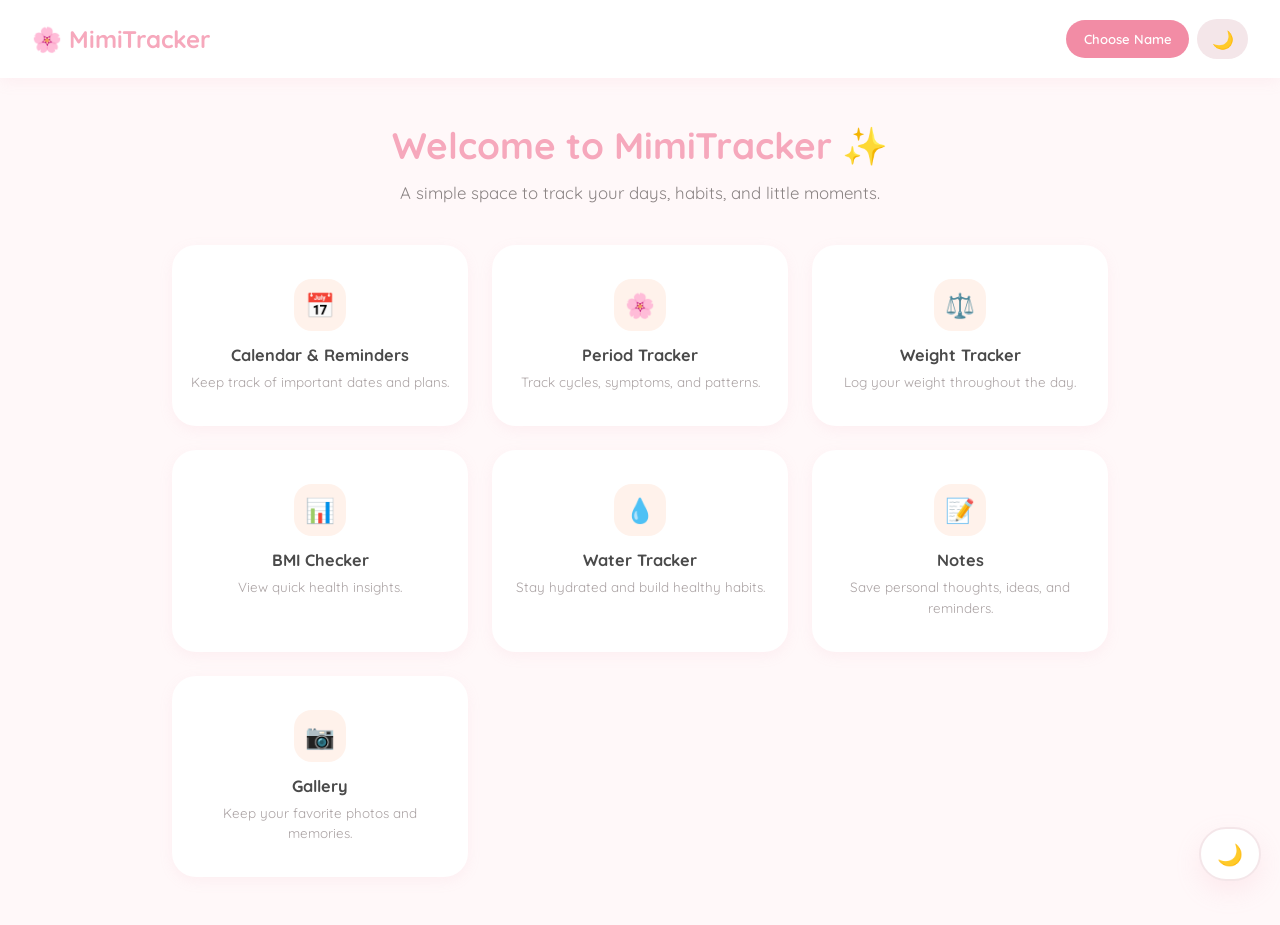
<file: index.html>
<!-- force pages rebuild -->
<!--Root index.html-->
<!DOCTYPE html>
<html lang="en">
<head>
<meta charset="UTF-8">
<meta name="viewport" content="width=device-width, initial-scale=1.0, maximum-scale=1.0, user-scalable=no">
<meta name="theme-color" content="#FFF8F9">
<title>MyMimiTracker</title>
<link rel="stylesheet" href="style.css">
<link href="https://fonts.googleapis.com/css2?family=Quicksand:wght@400;600;700&display=swap" rel="stylesheet">
</head>
<body>

<!-- Top bar: brand + login/logout controls -->
<header>
    <div class="logo">🌸 MimiTracker</div>

    <div class="auth-container">
        <button id="auth-btn" class="btn btn-primary" onclick="openAuthModal()">Choose Name</button>
        <span id="user-display" class="user-display hidden"></span>
        <button id="logout-btn" class="btn btn-ghost hidden" onclick="logout()">Logout</button>

        <!-- 🌙 DARK THEME SWITCH BUTTON -->
        <button id="theme-toggle" class="theme-toggle" onclick="toggleTheme()">🌙</button>
    </div>
</header>

<main class="dashboard">

    <!-- Greeting, text swapped by checkSession() -->
    <section class="welcome-section">
        <h1 id="welcome-text">Welcome to MimiTracker ✨</h1>
        <p>A simple space to track your days, habits, and little moments.</p>
    </section>

    <!-- Snapshot cards, only shown once logged in -->
    <section id="home-previews" class="previews-container hidden">

        <!-- Cycle status, filled by renderPeriodPreview() -->
        <div class="preview-card">
            <div class="preview-icon">🌸</div>
            <h4>Cycle Status</h4>
            <p id="home-period-content">Loading cycle data...</p>
        </div>

        <!-- Upcoming reminders, filled by renderRemindersPreview() -->
        <div class="preview-card">
            <div class="preview-icon">📅</div>
            <h4>Upcoming Events</h4>
            <div id="home-reminders-content">Loading reminders...</div>
        </div>

        <!-- Together Space entry -->
        <div class="preview-card together-card" onclick="handleTogetherCardClick()" role="button" tabindex="0" aria-label="Open Together Space">
            <span id="together-status-badge" class="status-badge">Not Connected</span>
            <div class="preview-icon">💗</div>
            <h4>Together Space</h4>
            <p id="together-space-status">A shared space for memories, goals, and little moments together.</p>
        </div>

    </section>

    <!-- Main navigation to every module -->
    <section class="grid-container">

        <a href="Calendar/index.html" class="grid-card">
            <div class="card-icon">📅</div>
            <h3>Calendar & Reminders</h3>
            <p>Keep track of important dates and plans.</p>
        </a>

        <a href="Period/index.html" class="grid-card">
            <div class="card-icon">🌸</div>
            <h3>Period Tracker</h3>
            <p>Track cycles, symptoms, and patterns.</p>
        </a>

        <a href="Weight/index.html" class="grid-card">
            <div class="card-icon">⚖️</div>
            <h3>Weight Tracker</h3>
            <p>Log your weight throughout the day.</p>
        </a>

        <a href="BMI/index.html" class="grid-card">
            <div class="card-icon">📊</div>
            <h3>BMI Checker</h3>
            <p>View quick health insights.</p>
        </a>

        <a href="Water/index.html" class="grid-card">
            <div class="card-icon">💧</div>
            <h3>Water Tracker</h3>
            <p>Stay hydrated and build healthy habits.</p>
        </a>

        <a href="Notes/index.html" class="grid-card">
            <div class="card-icon">📝</div>
            <h3>Notes</h3>
            <p>Save personal thoughts, ideas, and reminders.</p>
        </a>

        <a href="Gallery/index.html" class="grid-card">
            <div class="card-icon">📷</div>
            <h3>Gallery</h3>
            <p>Keep your favorite photos and memories.</p>
        </a>

    </section>

</main>

<!-- Login / Register modal -->
<div id="auth-modal" class="modal hidden">
    <div class="modal-content">
        <span class="close-btn" onclick="closeAuthModal()" role="button" tabindex="0" aria-label="Close">&times;</span>

        <div id="auth-step-1">
            <h2>Choose a Username</h2>
            <input type="text" id="username-input" placeholder="Enter username...">
            <button class="btn btn-primary" onclick="handleUsernameSubmit()">Next</button>
        </div>

        <div id="auth-step-2" class="hidden">
            <h2 id="password-title">Enter Password</h2>
            <p id="auth-status-msg"></p>
            <input type="password" id="password-input" placeholder="Enter password...">
            <button class="btn btn-primary" onclick="handlePasswordSubmit()">Submit</button>
        </div>
    </div>
</div>

<!-- Together Space partner-code modal -->
<div id="together-modal" class="modal hidden">
    <div class="modal-content together-modal-content">
        <span class="close-btn" onclick="closeTogetherModal()" role="button" tabindex="0" aria-label="Close">&times;</span>
        <div class="together-modal-icon">💗</div>
        <h2>Together Space</h2>
        <p>Connect with your partner using a shared code.</p>
        <input type="text" id="partner-code-input" placeholder="Enter partner code...">
        <div class="together-actions">
            <button class="btn btn-soft" onclick="generatePartnerCode()">Generate Code</button>
            <button class="btn btn-primary" onclick="connectPartner()">Enter</button>
        </div>
    </div>
</div>

<script src="script.js"></script>
<!-- 🎉 BIRTHDAY SURPRISE POPUP -->
<div id="birthday-popup" class="birthday-modal hidden">
    <div class="birthday-content">
        <span class="birthday-close" onclick="closeBirthdayPopup()">&times;</span>

        <h2 class="birthday-title">🎉 HAPPY 18TH BIRTHDAY BABY MIMIIII 🎉</h2>

        <p class="birthday-message">
    WOWOWOWOWOWOWWWW BIG GIRL NA ANG AKING BABY, LEGAL AGE NA SIYA OHHHH.  
    YAYYYYYY THAT MEANS THROUGH LOTS OF FORTUNATES AND UNFORTUNITY, YOU'VE WENT THROUGH ALL OF THEM STRONGLY SO YOU BETTER BE PROUD AND CELEBRATE THIS BIRTHDAY AT VERY MOST KASI WAW LIKE DANNNGGG 18 NA IKAWW.  
    GODDDD IM SO THANKFUL I MET YOU BEFORE BOTH OF US TURNING 18 BECAUSE I CAN PROUDLY SAY  
    <strong>"Yeah we've been in love ever since we youngins"</strong> LIKE WHAATTTT THAT'S LITERALLY SO COOL.  
    MY BABY JUST TOOK THE BIGGEST STEP ONTO HER LIFE AND LUCKILY I GOT TO BE THERE AND LUCKILY I'LL GET TO BE THERE ALLLLLL THE WAY THROUGH HER BIGGER STEPS ALONG THE FUTURE TO ADULTHOOD YAY YAY.  
    Im genuinely so happy and proud of you sweetheart, happy birthday to my coolest amazingest baby love mahal ko, no matter how many things change, my love for you will always be the same my baby mimi YAYYYY  
    <strong>I LOVE YOU SO MUCH MY BIG BABY GIRL YAYYYY 🎈🎈🎈</strong>
    <br><br>
    <em>I wish I could spend your birthday with you TOGETHER physically, BUT YOU'LL JUST HAVE TO WAIT until I get to celebrate it late WITH you 💗</em>
</p>


        <div class="birthday-balloons">
            <div class="balloon pink"></div>
            <div class="balloon peach"></div>
            <div class="balloon rose"></div>
            <div class="balloon gold"></div>
        </div>
    </div>
</div>

</body>
</html>
</file>
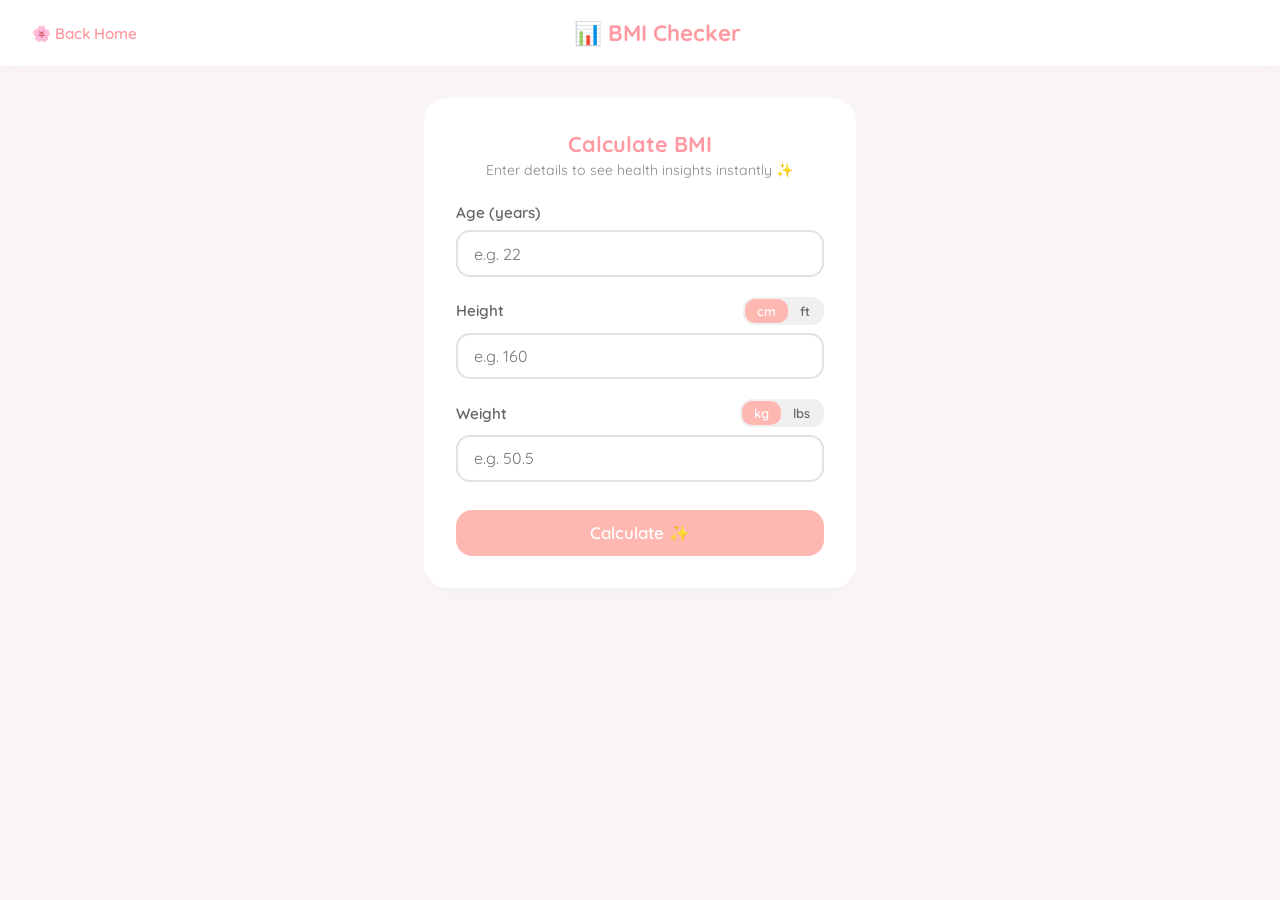
<file: BMI/index.html>
<!--BMI index.html-->
<!DOCTYPE html>
<html lang="en">
<head>
    <meta charset="UTF-8">
    <meta name="viewport" content="width=device-width, initial-scale=1.0, maximum-scale=1.0, user-scalable=no">
    <title>MimiTracker - BMI</title>
    <link rel="stylesheet" href="style.css">
    <link href="https://fonts.googleapis.com/css2?family=Quicksand:wght@400;600;700&display=swap" rel="stylesheet">
</head>

<body data-theme="light">

    <header>
        <a href="../index.html" class="back-btn">🌸 Back Home</a>
        <div class="logo">📊 BMI Checker</div>
    </header>

    <main class="container">
        <div class="card bmi-card">
            <h3>Calculate BMI</h3>
            <p class="subtitle">Enter details to see health insights instantly ✨</p>
            
            <!-- Age Input -->
            <div class="input-group">
                <label for="age-input">Age (years)</label>
                <input type="number" id="age-input" placeholder="e.g. 22" min="1" max="120">
            </div>

            <!-- Height Input with Instant Conversion Toggle -->
            <div class="input-group">
                <div class="label-row">
                    <label>Height</label>
                    <div class="toggle-group" id="height-toggle">
                        <button type="button" class="toggle-btn active" onclick="setHeightUnit('cm')">cm</button>
                        <button type="button" class="toggle-btn" onclick="setHeightUnit('ft')">ft</button>
                    </div>
                </div>
                <input type="number" id="height-input" placeholder="e.g. 160" step="any">
            </div>

            <!-- Weight Input with Instant Conversion Toggle -->
            <div class="input-group">
                <div class="label-row">
                    <label>Weight</label>
                    <div class="toggle-group" id="weight-toggle">
                        <button type="button" class="toggle-btn active" onclick="setWeightUnit('kg')">kg</button>
                        <button type="button" class="toggle-btn" onclick="setWeightUnit('lbs')">lbs</button>
                    </div>
                </div>
                <input type="number" id="weight-input" placeholder="e.g. 50.5" step="any">
            </div>

            <button id="calc-btn" onclick="calculateBMI()">Calculate ✨</button>
        </div>

        <!-- Dynamic Results Card -->
        <div id="result-card" class="card result-card hidden">
            <h3>Your Result</h3>
            <div class="bmi-score-box">
                <span id="bmi-number">0.0</span>
                <p id="bmi-status">Normal</p>
            </div>
            <p id="bmi-feedback">You're doing amazing! Keep taking great care of yourself. 💕</p>
        </div>
    </main>

    <script src="script.js"></script>

    <!-- 🌙 APPLY SAVED THEME ON LOAD (NO toggle button) -->
    <script>
        document.addEventListener("DOMContentLoaded", () => {
            const saved = localStorage.getItem("theme") || "light";
            document.body.setAttribute("data-theme", saved);
        });
    </script>

</body>
</html>
</file>
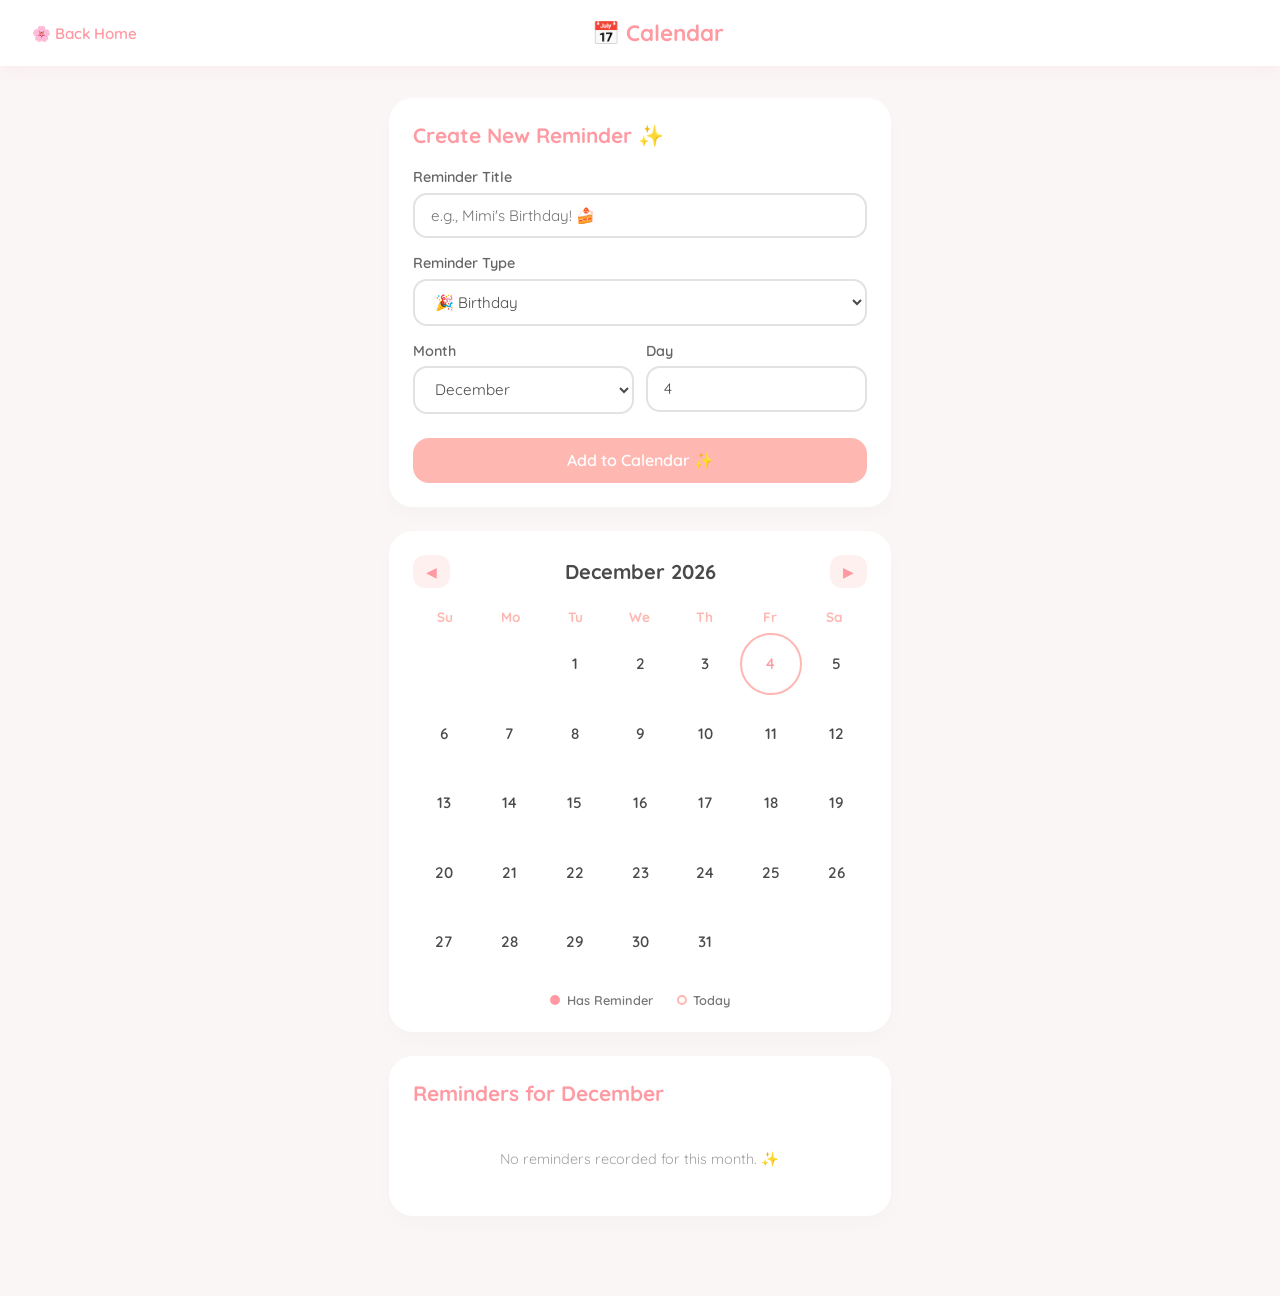
<file: Calendar/index.html>
<!DOCTYPE html>
<html lang="en">
<head>
    <meta charset="UTF-8">
    <meta name="viewport" content="width=device-width, initial-scale=1.0, maximum-scale=1.0, user-scalable=no">
    <title>MimiTracker - Calendar & Reminders</title>
    <link rel="stylesheet" href="style.css">
    <link href="https://fonts.googleapis.com/css2?family=Quicksand:wght@400;600;700&display=swap" rel="stylesheet">
</head>

<body data-theme="light">

    <header>
        <a href="../index.html" class="back-btn">🌸 Back Home</a>
        <div class="logo">📅 Calendar</div>
    </header>

    <main class="container">
        
        <div class="card form-card">
            <h3>Create New Reminder ✨</h3>
            
            <div class="input-group">
                <label for="reminder-title">Reminder Title</label>
                <input type="text" id="reminder-title" placeholder="e.g., Mimi's Birthday! 🍰" autocomplete="off">
            </div>

            <div class="input-group">
                <label for="reminder-type">Reminder Type</label>
                <select id="reminder-type" onchange="handleTypeChange()">
                    <option value="birthday">🎉 Birthday</option>
                    <option value="event">🎫 Event</option>
                    <option value="anniversary">💖 Anniversary</option>
                    <option value="countdown">⏳ Countdown</option>
                </select>
            </div>

            <div id="dynamic-fields-container"></div>

            <button id="save-reminder-btn" onclick="saveReminder()">Add to Calendar ✨</button>
        </div>

        <div class="card calendar-card">
            <div class="calendar-header">
                <button class="nav-btn" onclick="changeMonth(-1)">◀</button>
                <h2 id="month-year-label">Month Year</h2>
                <button class="nav-btn" onclick="changeMonth(1)">▶</button>
            </div>

            <div class="weekdays-grid">
                <div>Su</div><div>Mo</div><div>Tu</div><div>We</div><div>Th</div><div>Fr</div><div>Sa</div>
            </div>

            <div id="days-grid" class="days-grid"></div>

            <div class="legend">
                <div class="legend-item">
                    <span class="dot event-indicator-dot"></span>
                    <span>Has Reminder</span>
                </div>
                <div class="legend-item">
                    <span class="dot today-indicator-dot"></span>
                    <span>Today</span>
                </div>
            </div>
        </div>

        <div class="card list-card">
            <h3 id="list-title">Reminders for this Month</h3>
            <div id="reminders-list" class="reminders-list"></div>
        </div>

    </main>

    <script src="script.js"></script>

    <!-- 🌙 APPLY SAVED THEME ON LOAD (NO BUTTON) -->
    <script>
        document.addEventListener("DOMContentLoaded", () => {
            const saved = localStorage.getItem("theme") || "light";
            document.body.setAttribute("data-theme", saved);
        });
    </script>

</body>
</html>
</file>
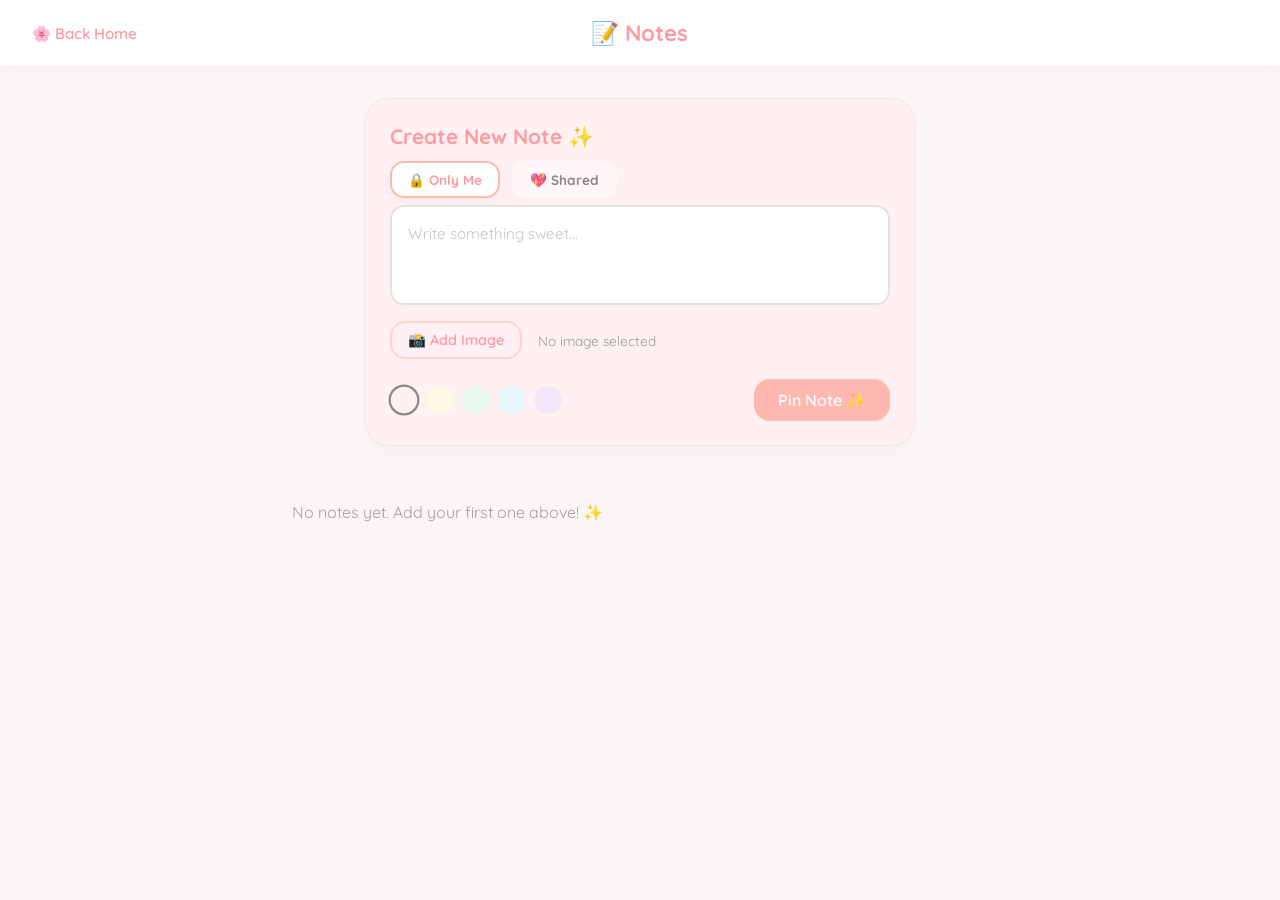
<file: Notes/index.html>
<!-- Notes/index.html -->
<!DOCTYPE html>
<html lang="en">
<head>
    <meta charset="UTF-8">
    <meta name="viewport" content="width=device-width, initial-scale=1.0, maximum-scale=1.0, user-scalable=no">
    <title>MimiTracker - Notes</title>
    <link rel="stylesheet" href="style.css">
    <link href="https://fonts.googleapis.com/css2?family=Quicksand:wght@400;600;700&display=swap" rel="stylesheet">
</head>

<body data-theme="light">

    <header>
        <div class="header-left">
            <a href="../index.html" class="back-btn">🌸 Back Home</a>
        </div>
        <div class="logo">📝 Notes</div>
        <div class="header-right">
            <div id="partner-status" class="partner-status" style="display: none;"></div>
        </div>
    </header>

    <main class="container">

        <!-- Note Creator -->
        <div class="card form-card" id="note-creator-card">
            <h3>Create New Note ✨</h3>

            <div class="visibility-toggle">
                <label class="radio-label">
                    <input type="radio" name="note-visibility" value="private" checked>
                    <span class="radio-btn">🔒 Only Me</span>
                </label>
                <label class="radio-label">
                    <input type="radio" name="note-visibility" value="shared">
                    <span class="radio-btn">💖 Shared</span>
                </label>
            </div>

            <div class="input-group">
                <textarea id="note-content" placeholder="Write something sweet..." oninput="autoResize(this)"></textarea>
            </div>

            <!-- IMAGE UPLOAD RESTORED -->
            <div class="media-upload-row">
                <label class="custom-file-upload">
                    <input type="file" id="note-image" accept="image/*">
                    📸 Add Image
                </label>
                <span id="file-name-preview">No image selected</span>
            </div>

            <div class="creator-footer">
                <div class="color-picker">
                    <button class="color-dot active" style="background: #FFF0F2;" data-color="#FFF0F2"></button>
                    <button class="color-dot" style="background: #FFF9E6;" data-color="#FFF9E6"></button>
                    <button class="color-dot" style="background: #EAF9EE;" data-color="#EAF9EE"></button>
                    <button class="color-dot" style="background: #EBF7FF;" data-color="#EBF7FF"></button>
                    <button class="color-dot" style="background: #F4E6F9;" data-color="#F4E6F9"></button>
                </div>

                <button id="save-note-btn" onclick="saveNote()">Pin Note ✨</button>
            </div>
        </div>

        <!-- Notes Grid -->
        <div class="notes-grid" id="notes-grid"></div>

    </main>

    <script src="script.js"></script>
</body>
</html>
</file>
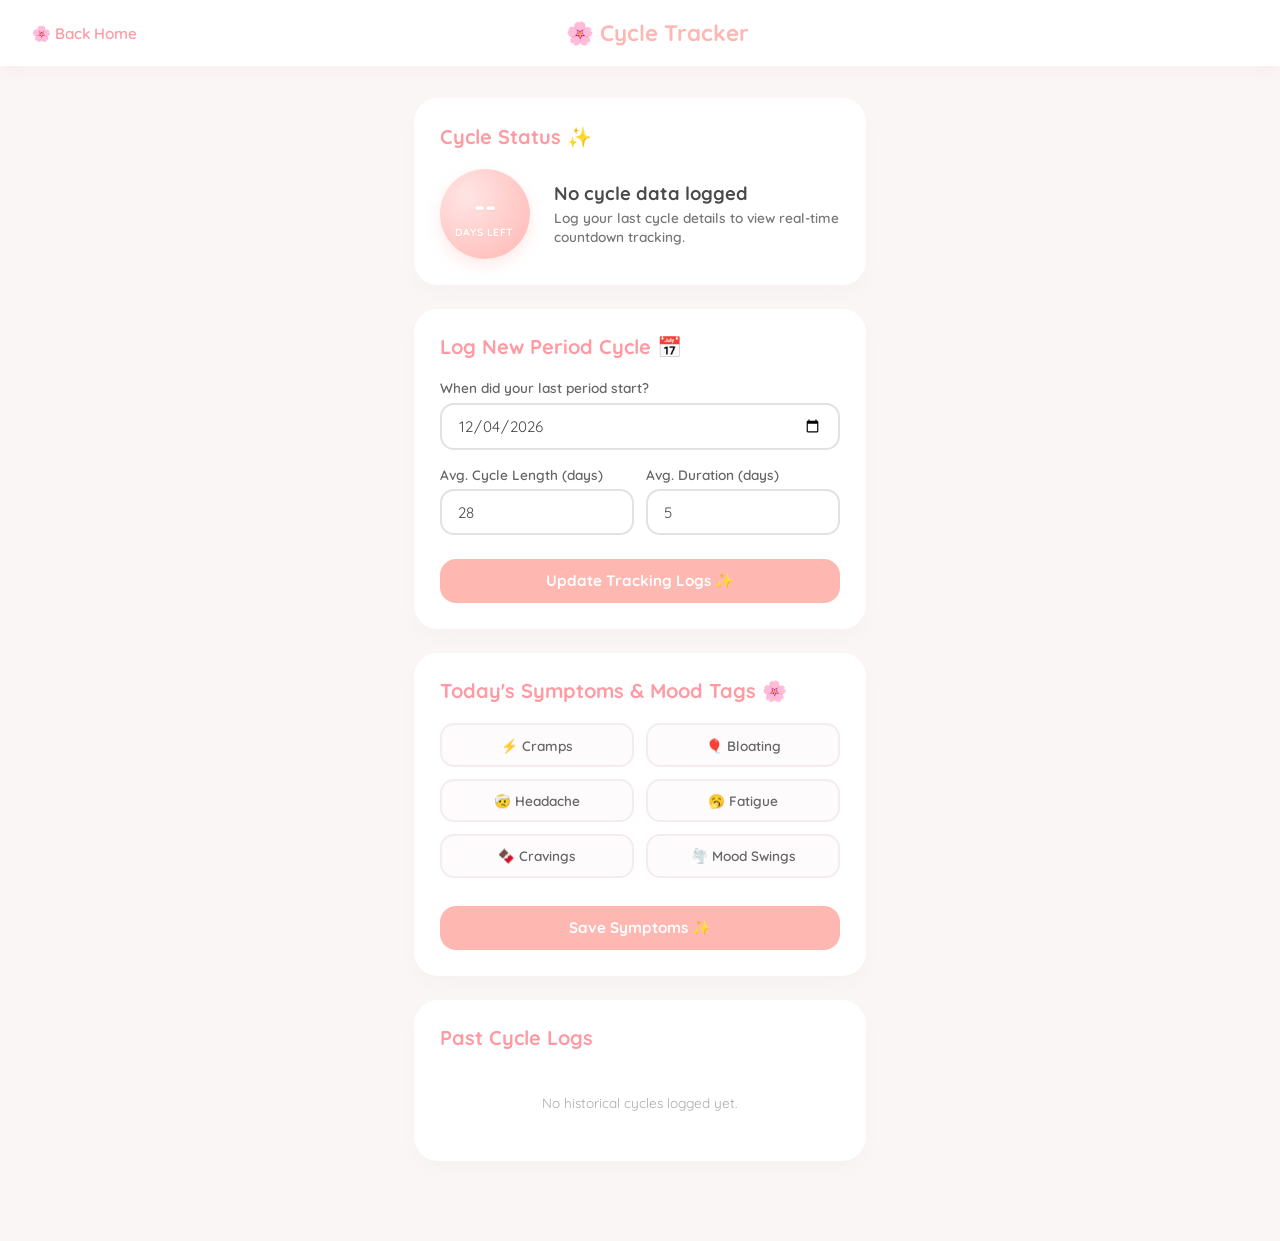
<file: Period/index.html>
<!DOCTYPE html>
<html lang="en">
<head>
    <meta charset="UTF-8">
    <meta name="viewport" content="width=device-width, initial-scale=1.0, maximum-scale=1.0, user-scalable=no">
    <title>MimiTracker - Period Tracker</title>
    <link rel="stylesheet" href="style.css">
    <link href="https://fonts.googleapis.com/css2?family=Quicksand:wght@400;600;700&display=swap" rel="stylesheet">
</head>

<body data-theme="light">

    <!-- Header Section -->
    <header>
        <a href="../index.html" class="back-btn">🌸 Back Home</a>
        <div class="logo">🌸 Cycle Tracker</div>
    </header>

    <main class="container">
        
        <!-- Cycle Countdown Status Card -->
        <div class="card status-card">
            <h3>Cycle Status ✨</h3>
            <div class="status-display">
                <div class="cycle-orb">
                    <span id="countdown-days">--</span>
                    <span class="sub-label">Days Left</span>
                </div>
                <div class="status-details">
                    <p id="prediction-text">No data logged yet!</p>
                    <p id="cycle-day-text">Log your last period start date below to begin tracking.</p>
                </div>
            </div>
        </div>

        <!-- Log Period Form Card -->
        <div class="card log-card">
            <h3>Log New Period Cycle 📅</h3>
            <div class="input-group">
                <label for="period-start-date">When did your last period start?</label>
                <input type="date" id="period-start-date">
            </div>
            <div class="input-row">
                <div class="input-group">
                    <label for="cycle-length">Avg. Cycle Length (days)</label>
                    <input type="number" id="cycle-length" value="28" min="20" max="45">
                </div>
                <div class="input-group">
                    <label for="period-duration">Avg. Duration (days)</label>
                    <input type="number" id="period-duration" value="5" min="2" max="10">
                </div>
            </div>
            <button id="save-period-btn" onclick="savePeriodCycle()">Update Tracking Logs ✨</button>
        </div>

        <!-- Daily Symptom Logger Card -->
        <div class="card symptoms-card">
            <h3>Today's Symptoms & Mood Tags 🌸</h3>
            <div class="symptoms-grid">
                <button class="symptom-tag" data-symptom="cramps" onclick="toggleSymptom('cramps')">⚡ Cramps</button>
                <button class="symptom-tag" data-symptom="bloating" onclick="toggleSymptom('bloating')">🎈 Bloating</button>
                <button class="symptom-tag" data-symptom="headache" onclick="toggleSymptom('headache')">🤕 Headache</button>
                <button class="symptom-tag" data-symptom="fatigue" onclick="toggleSymptom('fatigue')">🥱 Fatigue</button>
                <button class="symptom-tag" data-symptom="cravings" onclick="toggleSymptom('cravings')">🍫 Cravings</button>
                <button class="symptom-tag" data-symptom="moodswings" onclick="toggleSymptom('moodswings')">🌪️ Mood Swings</button>
            </div>
            <button id="save-symptoms-btn" onclick="saveTodaySymptoms()">Save Symptoms ✨</button>
        </div>

        <!-- Historical Logs Timeline -->
        <div class="card history-card">
            <h3>Past Cycle Logs</h3>
            <div id="cycle-history-list" class="history-list">
                <!-- Data lists injected dynamically via JavaScript -->
            </div>
        </div>

    </main>

    <script src="script.js"></script>

    <!-- 🌙 APPLY SAVED THEME ON LOAD (NO toggle button) -->
    <script>
        document.addEventListener("DOMContentLoaded", () => {
            const saved = localStorage.getItem("theme") || "light";
            document.body.setAttribute("data-theme", saved);
        });
    </script>

</body>
</html>
</file>
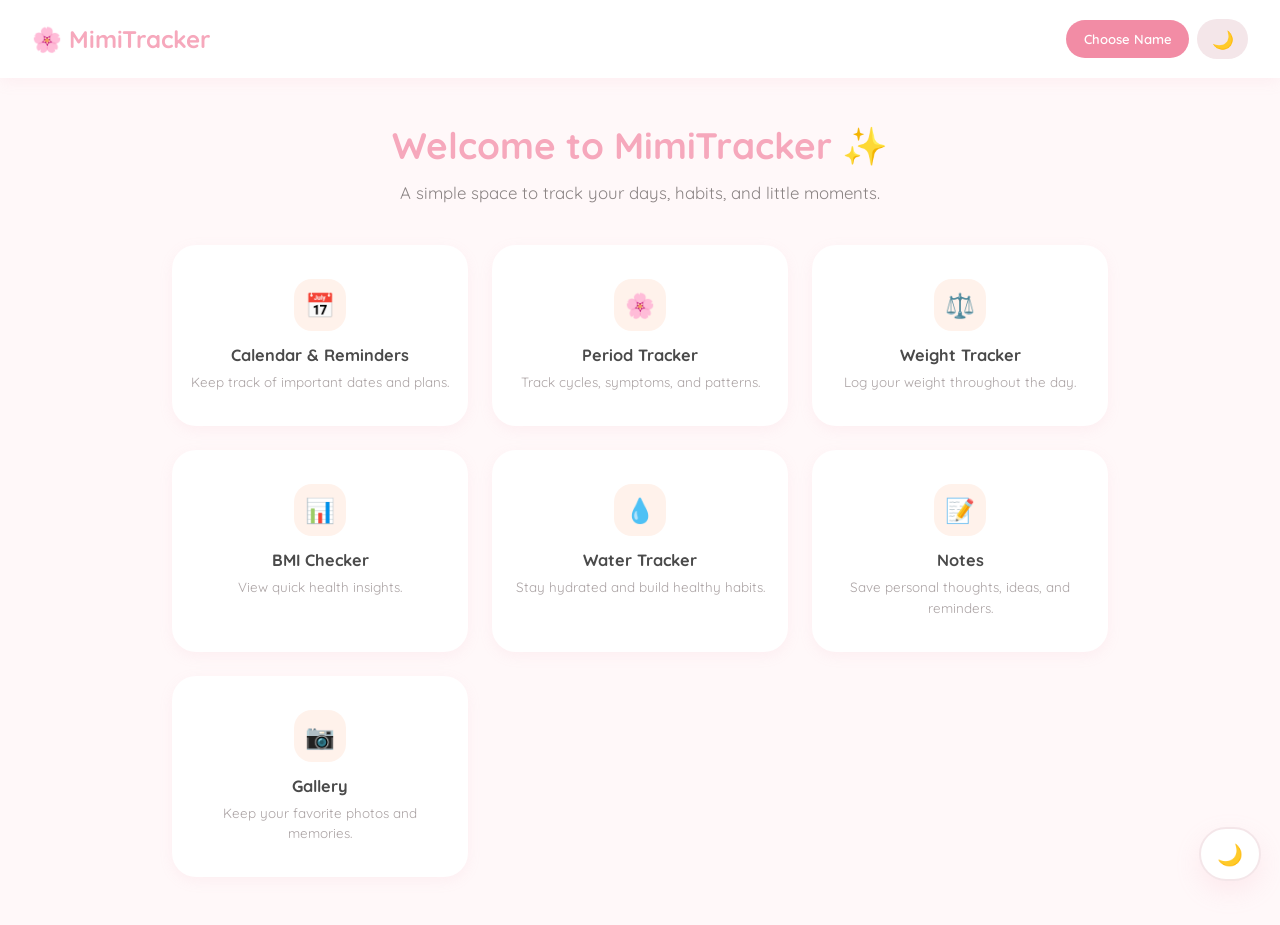
<file: TogetherSpace/index.html>
<!-- TogetherSpace/index.html -->
<!DOCTYPE html>
<html lang="en">
<head>
    <meta charset="UTF-8">
    <meta name="viewport" content="width=device-width, initial-scale=1.0, maximum-scale=1.0, user-scalable=no">
    <meta name="theme-color" content="#FFF8F9">
    <title>MimiTracker - Together Space</title>
    <link rel="stylesheet" href="style.css">
    <link href="https://fonts.googleapis.com/css2?family=Quicksand:wght@400;600;700&display=swap" rel="stylesheet">
</head>
<body>

<header>
    <a href="../index.html" class="back-btn">🌸 Back Home</a>
    <div class="logo">💗 Together Space</div>
    <div class="connection-manager">
        <div class="code-badge">Code: <span id="display-partner-code">------</span></div>
        <button class="btn-disconnect" onclick="confirmDisconnect()" aria-label="Disconnect Partner">Disconnect</button>
    </div>
</header>

<main class="dashboard">
    
    <!-- Top Interactive row: Jar & Couple Goals Side-by-Side -->
    <div class="together-row">
        
        <!-- Feature 1: I Miss You Jar Section -->
        <section class="card jar-section">
            <div class="card-header">
                <h3>"I Miss You" Jar 🍯</h3>
                <p>Spam the button to send hearts! Resets daily.</p>
            </div>
            
            <div class="jar-container" id="jar-container">
                <div class="jar-lid"></div>
                <div class="jar-body">
                    <!-- Liquid/Hearts overlay that fills up to 99 visually -->
                    <div class="jar-fill" id="jar-fill"></div>
                    <span class="jar-counter" id="jar-counter">0</span>
                </div>
            </div>

            <button class="btn-heart-spam" onclick="spamHeart()">💗 Send Love</button>
        </section>

        <!-- Feature 2: Couple Goals Section -->
        <section class="card goals-section">
            <div class="card-header">
                <h3>Couple Goals 🏆</h3>
                <p>Shared checkboxes you can complete together.</p>
            </div>

            <div class="goal-input-container">
                <input type="text" id="new-goal-input" placeholder="Add a new goal together..." maxlength="60">
                <button onclick="addCoupleGoal()">Add</button>
            </div>

            <ul class="goals-list" id="goals-list">
                <!-- Injected items -->
            </ul>
        </section>

    </div>

    <!-- Feature 3: Shared Sticky Notes Section (Full Width Bottom row) -->
    <section class="card sticky-section">
        <div class="sticky-section-header">
            <div>
                <h3>Shared Sticky Board 📌</h3>
                <p>Leave short love notes for each other. Max 5 notes.</p>
            </div>
            <span class="sticky-counter" id="sticky-count-badge">0 / 5</span>
        </div>

        <!-- Sticky Note Creator (Hidden when 5 notes exist) -->
        <div class="sticky-creator" id="sticky-creator-box">
            <div class="textarea-wrapper">
                <textarea id="new-sticky-input" placeholder="Type a sweet message..." maxlength="100" oninput="updateCharCount()"></textarea>
                <span class="char-counter" id="char-counter-display">0/100</span>
            </div>
            
            <div class="sticky-creator-footer">
                <div class="sticky-color-picker">
                    <button class="color-dot active" style="background: #FFF0F2;" data-color="#FFF0F2"></button>
                    <button class="color-dot" style="background: #FFF9E6;" data-color="#FFF9E6"></button>
                    <button class="color-dot" style="background: #EAF9EE;" data-color="#EAF9EE"></button>
                    <button class="color-dot" style="background: #EBF7FF;" data-color="#EBF7FF"></button>
                </div>
                <button class="btn-save-sticky" onclick="addStickyNote()">Pin Note</button>
            </div>
        </div>

        <!-- Dynamic Responsive Grid for Sticky Notes -->
        <div class="sticky-grid" id="sticky-grid">
            <!-- Notes injected here -->
        </div>
    </section>

</main>

<script src="script.js"></script>
</body>
</html>
</file>
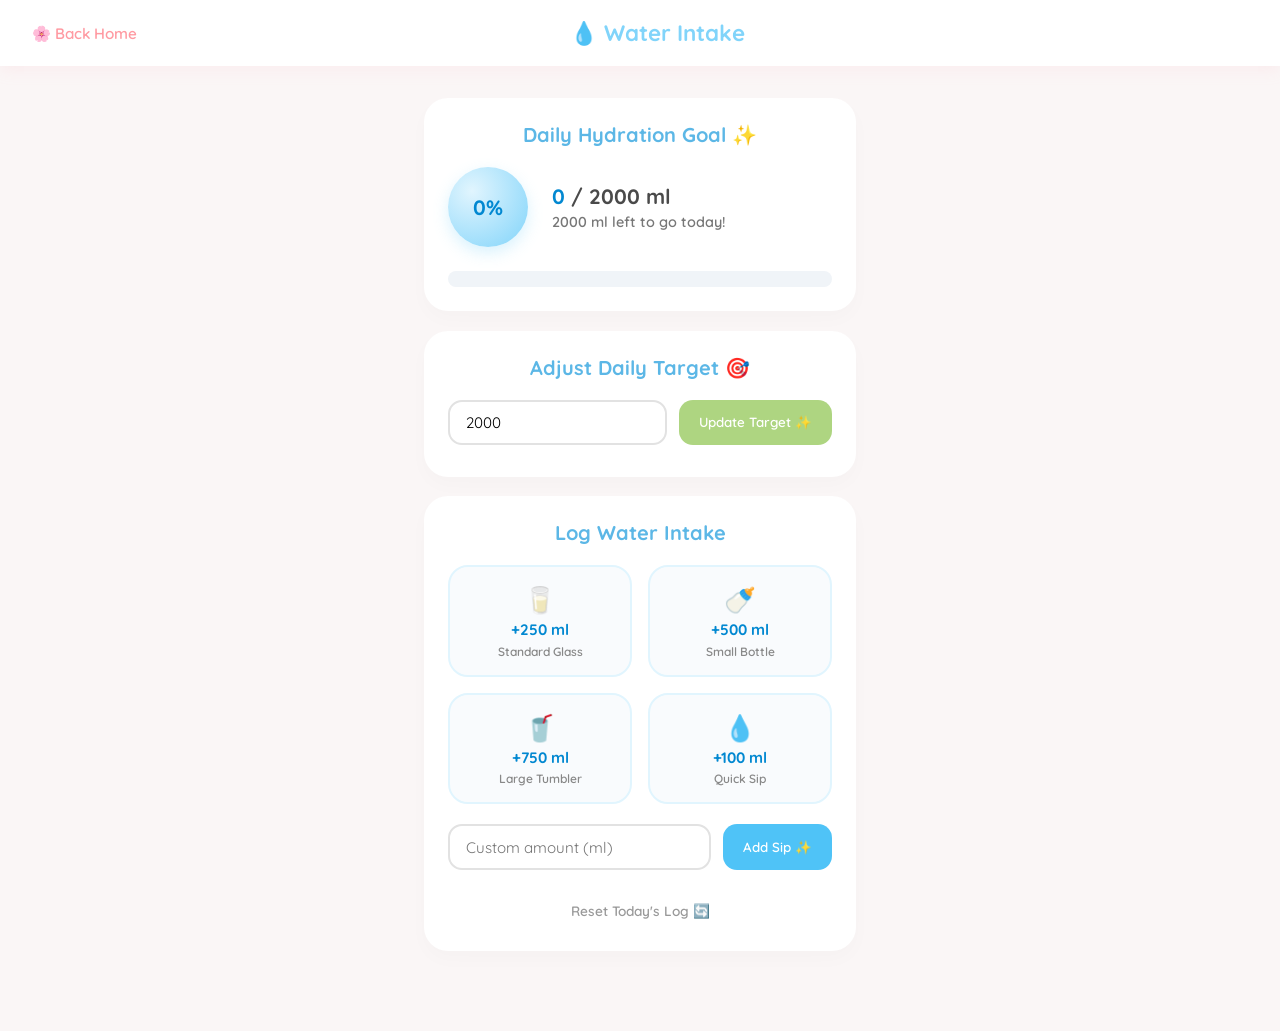
<file: Water/index.html>
<!DOCTYPE html>
<html lang="en">
<head>
    <meta charset="UTF-8">
    <meta name="viewport" content="width=device-width, initial-scale=1.0, maximum-scale=1.0, user-scalable=no">
    <title>MimiTracker - Water Tracker</title>
    <link rel="stylesheet" href="style.css">
    <link href="https://fonts.googleapis.com/css2?family=Quicksand:wght@400;600;700&display=swap" rel="stylesheet">
</head>

<body data-theme="light">

    <header>
        <a href="../index.html" class="back-btn">🌸 Back Home</a>
        <div class="logo">💧 Water Intake</div>
    </header>

    <main class="container">
        
        <div class="card progress-card">
            <h3>Daily Hydration Goal ✨</h3>
            <div class="water-status-box">
                <div class="water-bubble">
                    <span id="water-percentage">0%</span>
                </div>
                <div class="text-stats">
                    <p id="water-current-text"><span class="highlight-blue">0</span> / -- ml</p>
                    <p id="water-remains-text">-- ml left to go!</p>
                </div>
            </div>
            
            <div class="progress-bar-container">
                <div id="progress-bar-fill" class="progress-bar-fill"></div>
            </div>
        </div>

        <div class="card goal-settings-card">
            <h3>Adjust Daily Target 🎯</h3>
            <div class="custom-add-row">
                <input type="number" id="custom-goal-input" placeholder="Set Goal (e.g., 2500)" min="500" max="10000">
                <button id="update-goal-btn" onclick="updateDailyGoal()">Update Target ✨</button>
            </div>
        </div>

        <div class="card controls-card">
            <h3>Log Water Intake</h3>
            
            <div class="quick-add-grid">
                <button class="water-btn" onclick="addWater(250)">
                    <span class="icon">🥛</span>
                    <span class="label">+250 ml</span>
                    <span class="subtext">Standard Glass</span>
                </button>
                <button class="water-btn" onclick="addWater(500)">
                    <span class="icon">🍼</span>
                    <span class="label">+500 ml</span>
                    <span class="subtext">Small Bottle</span>
                </button>
                <button class="water-btn" onclick="addWater(750)">
                    <span class="icon">🥤</span>
                    <span class="label">+750 ml</span>
                    <span class="subtext">Large Tumbler</span>
                </button>
                <button class="water-btn" onclick="addWater(100)">
                    <span class="icon">💧</span>
                    <span class="label">+100 ml</span>
                    <span class="subtext">Quick Sip</span>
                </button>
            </div>

            <div class="custom-add-row">
                <input type="number" id="custom-water-input" placeholder="Custom amount (ml)" min="10" max="5000">
                <button id="custom-add-btn" onclick="addCustomWater()">Add Sip ✨</button>
            </div>

            <button class="reset-btn" onclick="resetWater()">Reset Today's Log 🔄</button>
        </div>
    </main>

    <script src="script.js"></script>

    <!-- 🌙 APPLY SAVED THEME ON LOAD (NO toggle button) -->
    <script>
        document.addEventListener("DOMContentLoaded", () => {
            const saved = localStorage.getItem("theme") || "light";
            document.body.setAttribute("data-theme", saved);
        });
    </script>

</body>
</html>
</file>
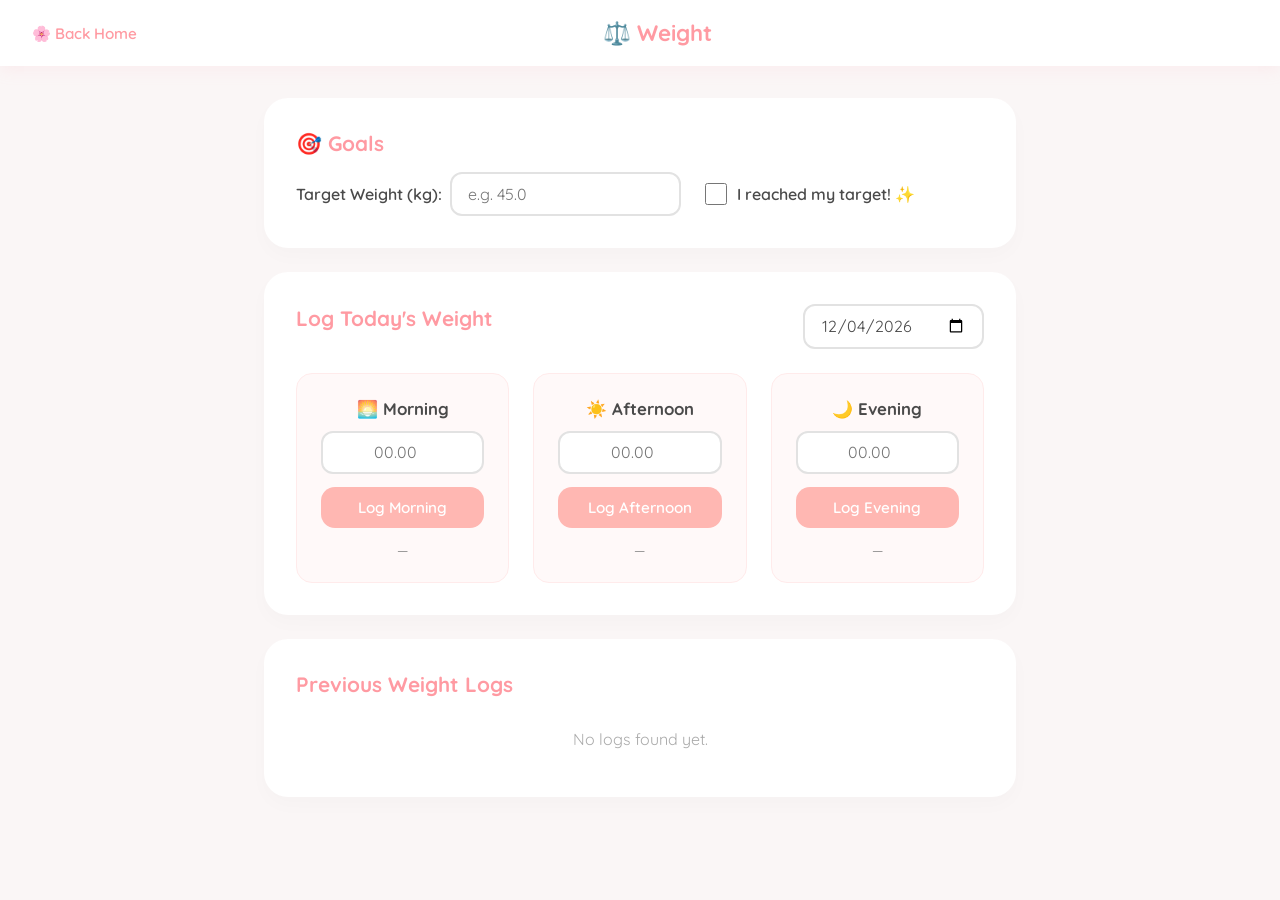
<file: Weight/index.html>
<!DOCTYPE html>
<html lang="en">
<head>
    <meta charset="UTF-8">
    <meta name="viewport" content="width=device-width, initial-scale=1.0, maximum-scale=1.0, user-scalable=no">
    <title>MimiTracker - Weight</title>
    <link rel="stylesheet" href="style.css">
    <link href="https://fonts.googleapis.com/css2?family=Quicksand:wght@400;600;700&display=swap" rel="stylesheet">
</head>

<body data-theme="light">

    <header>
        <a href="../index.html" class="back-btn">🌸 Back Home</a>
        <div class="logo">⚖️ Weight</div>
    </header>

    <main class="container">
        <!-- Target Weight Setting Card -->
        <div class="card target-card">
            <h3>🎯 Goals</h3>
            <div class="target-inputs">
                <div class="input-field">
                    <label>Target Weight (kg):</label>
                    <input type="number" id="target-weight-input" step="0.1" placeholder="e.g. 45.0" onchange="saveTarget()">
                </div>
                <div class="checkbox-container">
                    <input type="checkbox" id="target-reached-checkbox" onchange="saveTarget()">
                    <label for="target-reached-checkbox" id="goal-label">I reached my target! ✨</label>
                </div>
            </div>
            <div id="celebration-msg" class="hidden">🎉 So proud of you! You hit your goal! 🎉</div>
        </div>

        <!-- Daily Logging Card -->
        <div class="card log-card">
            <div class="date-header">
                <h3>Log Today's Weight</h3>
                <input type="date" id="log-date" onchange="loadDailyWeights()">
            </div>

            <div class="weight-inputs-grid">
                <!-- Morning Weight -->
                <div class="weight-box morning">
                    <h4>🌅 Morning</h4>
                    <input type="number" id="morning-input" step="0.01" placeholder="00.00">
                    <button onclick="saveTimeWeight('morning')">Log Morning</button>
                    <p class="time-display" id="morning-saved">—</p>
                </div>

                <!-- Afternoon Weight -->
                <div class="weight-box afternoon">
                    <h4>☀️ Afternoon</h4>
                    <input type="number" id="afternoon-input" step="0.01" placeholder="00.00">
                    <button onclick="saveTimeWeight('afternoon')">Log Afternoon</button>
                    <p class="time-display" id="afternoon-saved">—</p>
                </div>

                <!-- Evening Weight -->
                <div class="weight-box evening">
                    <h4>🌙 Evening</h4>
                    <input type="number" id="evening-input" step="0.01" placeholder="00.00">
                    <button onclick="saveTimeWeight('evening')">Log Evening</button>
                    <p class="time-display" id="evening-saved">—</p>
                </div>
            </div>
        </div>

        <!-- History Display -->
        <div class="card history-card">
            <h3>Previous Weight Logs</h3>
            <div id="history-list" class="history-list">
                <!-- Data populated via JavaScript -->
            </div>
        </div>
    </main>

    <script src="script.js"></script>

    <!-- 🌙 APPLY SAVED THEME ON LOAD (NO toggle button) -->
    <script>
        document.addEventListener("DOMContentLoaded", () => {
            const saved = localStorage.getItem("theme") || "light";
            document.body.setAttribute("data-theme", saved);
        });
    </script>

</body>
</html>
</file>
<file: style.css>
/*root style.css*/

*{
    box-sizing:border-box;
    margin:0;
    padding:0;
    font-family:'Quicksand',sans-serif;
    -webkit-tap-highlight-color:transparent;
}

/* ---------- Design tokens ---------- */
:root{
    --color-bg:#FFF8F9;
    --color-surface:#FFFFFF;
    --color-primary:#F6A8BC;
    --color-primary-strong:#F28CA5;
    --color-primary-strong-hover:#EA7B96;
    --color-primary-soft:#FDE8ED;
    --color-accent:#FFD6C6;
    --color-accent-soft:#FFF2EB;
    --color-connected:#7CB88C;
    --color-connected-soft:#E8F5EA;
    --color-text:#4A4A4A;
    --color-text-soft:#8B8484;
    --color-text-faint:#ABA3A4;
    --color-border:#F4E6E9;

    --space-1:.25rem;
    --space-2:.5rem;
    --space-3:.75rem;
    --space-4:1rem;
    --space-5:1.5rem;
    --space-6:2rem;
    --space-7:2.5rem;
    --space-8:3rem;

    --radius-sm:12px;
    --radius-md:18px;
    --radius-lg:24px;
    --radius-full:999px;

    --shadow-sm:0 4px 14px rgba(240,160,180,.10);
    --shadow-md:0 10px 26px rgba(240,160,180,.16);
    --shadow-lg:0 18px 36px rgba(240,160,180,.20);

    --transition:.2s ease;
}

body{
    background:var(--color-bg);
    color:var(--color-text);
    min-height:100vh;
    display:flex;
    flex-direction:column;
    line-height:1.5;
}

/* ---------- Header ---------- */
header{
    position:sticky;
    top:0;
    z-index:100;
    background:var(--color-surface);
    padding:.9rem 1rem;
    display:flex;
    justify-content:space-between;
    align-items:center;
    gap:var(--space-3);
    box-shadow:var(--shadow-sm);
}

.logo{
    font-size:1.15rem;
    font-weight:700;
    color:var(--color-primary);
    white-space:nowrap;
}

.auth-container{
    display:flex;
    align-items:center;
    gap:var(--space-2);
    min-width:0;
}

.user-display{
    font-size:.82rem;
    font-weight:600;
    color:var(--color-text);
    max-width:100px;
    overflow:hidden;
    text-overflow:ellipsis;
    white-space:nowrap;
    min-width:0;
}

/* ---------- Buttons ---------- */
.btn{
    border:none;
    border-radius:var(--radius-full);
    padding:.6rem 1.1rem;
    font-family:inherit;
    font-size:.82rem;
    font-weight:600;
    cursor:pointer;
    min-height:38px;
    transition:background var(--transition),transform var(--transition);
}

.btn:active{
    transform:scale(.96);
}

.btn-primary{
    background:var(--color-primary-strong);
    color:#FFFFFF;
}

.btn-ghost{
    background:var(--color-border);
    color:var(--color-text-soft);
}

.btn-soft{
    background:var(--color-primary-soft);
    color:var(--color-primary-strong);
}

/* ---------- Dashboard shell ---------- */
.dashboard{
    max-width:1000px;
    width:100%;
    margin:0 auto;
    padding:var(--space-5) var(--space-4) var(--space-8);
    flex:1;
}

/* ---------- Welcome section ---------- */
.welcome-section{
    text-align:center;
    margin-bottom:var(--space-6);
}

.welcome-section h1{
    font-size:1.55rem;
    font-weight:700;
    color:var(--color-primary);
    margin-bottom:.4rem;
}

.welcome-section p{
    color:var(--color-text-soft);
    font-size:.92rem;
}

/* ---------- Snapshot preview cards ---------- */
.previews-container{
    display:grid;
    grid-template-columns:repeat(auto-fit,minmax(240px,1fr));
    gap:var(--space-4);
    margin-bottom:var(--space-6);
}

.preview-card{
    position:relative;
    background:var(--color-surface);
    border-radius:var(--radius-lg);
    padding:var(--space-5);
    box-shadow:var(--shadow-sm);
    transition:transform var(--transition),box-shadow var(--transition);
}

.preview-icon{
    width:38px;
    height:38px;
    display:flex;
    align-items:center;
    justify-content:center;
    background:var(--color-primary-soft);
    border-radius:var(--radius-sm);
    font-size:1.1rem;
    margin-bottom:var(--space-3);
}

.preview-card h4{
    font-size:1rem;
    font-weight:700;
    color:var(--color-text);
    margin-bottom:.4rem;
}

.preview-card p,
#home-reminders-content{
    color:var(--color-text-soft);
    font-size:.88rem;
    font-weight:600;
    line-height:1.5;
}

.preview-highlight{
    color:var(--color-primary-strong);
    font-weight:700;
}

.preview-row{
    display:flex;
    justify-content:space-between;
    padding:.3rem 0;
    border-bottom:1px dotted var(--color-border);
    font-size:.85rem;
    font-weight:600;
}

.preview-row:last-child{
    border-bottom:none;
}

.preview-row-title{
    color:var(--color-text);
}

.preview-row-date{
    color:var(--color-primary-strong);
}

/* ---------- Together card ---------- */
.together-card{
    cursor:pointer;
    background:linear-gradient(135deg,#FFFFFF 60%,#FFF3F6);
}

/* 🌙 FIXED: TogetherSpace button in dark mode */
body[data-theme="dark"] .together-card{
    background:linear-gradient(135deg,#2A2A35 60%,#3A2A3A);
}

.status-badge{
    position:absolute;
    top:var(--space-4);
    right:var(--space-4);
    padding:var(--space-1) .6rem;
    border-radius:var(--radius-full);
    background:var(--color-border);
    color:var(--color-text-faint);
    font-size:.66rem;
    font-weight:700;
}

.status-badge.connected{
    background:var(--color-connected-soft);
    color:var(--color-connected);
}

/* ---------- Main navigation grid ---------- */
.grid-container{
    display:grid;
    grid-template-columns:repeat(auto-fit,minmax(220px,1fr));
    gap:var(--space-4);
}

.grid-card{
    background:var(--color-surface);
    border:2px solid transparent;
    border-radius:var(--radius-lg);
    padding:var(--space-6) var(--space-4);
    text-align:center;
    text-decoration:none;
    color:inherit;
    box-shadow:var(--shadow-sm);
    transition:transform var(--transition),border-color var(--transition),box-shadow var(--transition);
}

.card-icon{
    width:52px;
    height:52px;
    margin:0 auto var(--space-3);
    display:flex;
    align-items:center;
    justify-content:center;
    background:var(--color-accent-soft);
    border-radius:var(--radius-md);
    font-size:1.5rem;
}

.grid-card h3{
    font-size:1.02rem;
    font-weight:700;
    color:var(--color-text);
    margin-bottom:.3rem;
}

.grid-card p{
    font-size:.84rem;
    color:var(--color-text-faint);
}

/* ---------- Hover interactions ---------- */
@media (hover:hover) and (pointer:fine){
    .together-card:hover{
        transform:translateY(-3px);
        box-shadow:var(--shadow-md);
    }
    .grid-card:hover{
        transform:translateY(-4px);
        border-color:var(--color-accent);
        box-shadow:var(--shadow-md);
    }
    .btn-primary:hover{ background:var(--color-primary-strong-hover); }
    .btn-ghost:hover{ background:#ECDFE2; }
    .btn-soft:hover{ background:#FBD3DE; }
}

/* ---------- Modals ---------- */
.modal{
    position:fixed;
    inset:0;
    background:rgba(74,74,74,.35);
    display:flex;
    justify-content:center;
    align-items:center;
    padding:var(--space-4);
    z-index:1000;
}

.modal-content{
    position:relative;
    background:var(--color-surface);
    width:100%;
    max-width:380px;
    padding:var(--space-6) var(--space-5);
    border-radius:var(--radius-lg);
    text-align:center;
    box-shadow:var(--shadow-lg);
    animation:modal-in .25s ease;
}

@keyframes modal-in{
    from{opacity:0;transform:translateY(12px) scale(.97);}
    to{opacity:1;transform:translateY(0) scale(1);}
}

.close-btn{
    position:absolute;
    top:var(--space-3);
    right:var(--space-4);
    font-size:1.6rem;
    line-height:1;
    color:var(--color-text-faint);
    cursor:pointer;
}

.modal h2{
    font-size:1.2rem;
    color:var(--color-primary);
    margin-bottom:.5rem;
}

.modal input{
    width:100%;
    padding:.75rem 1rem;
    margin:var(--space-4) 0 var(--space-3);
    border:2px solid var(--color-border);
    border-radius:var(--radius-sm);
    outline:none;
    font-size:1rem;
    font-family:inherit;
    transition:border-color var(--transition);
}

.modal input:focus{
    border-color:var(--color-primary-strong);
}

.modal .btn{
    width:100%;
}

#auth-status-msg{
    color:var(--color-text-soft);
    font-size:.85rem;
}

.together-modal-icon{
    font-size:1.8rem;
    margin-bottom:.2rem;
}

.together-modal-content p{
    color:var(--color-text-soft);
    font-size:.88rem;
    line-height:1.5;
}

.together-actions{
    display:flex;
    flex-direction:column;
    gap:var(--space-2);
    margin-top:var(--space-3);
}

/* ---------- Utility ---------- */
.hidden{
    display:none!important;
}

/* ---------- Keyboard focus ---------- */
a:focus-visible,
button:focus-visible,
input:focus-visible,
.together-card:focus-visible,
.close-btn:focus-visible{
    outline:2px solid var(--color-primary-strong);
    outline-offset:2px;
}

/* ============================================================
   🌙 THEME TOGGLE BUTTON (HEADER)
   ============================================================ */
.theme-toggle{
    background:var(--color-border);
    border:none;
    border-radius:var(--radius-full);
    padding:.55rem .9rem;
    font-size:1.1rem;
    cursor:pointer;
    transition:background var(--transition), transform var(--transition), opacity var(--transition);
}

.theme-toggle:hover{
    background:#EADCE0;
}

.theme-toggle.theme-animate{
    transform:scale(1.15) rotate(10deg);
    opacity:0.85;
}

/* ============================================================
   🌙 FLOATING MOBILE THEME TOGGLE
   ============================================================ */
.floating-theme-toggle{
    position:fixed;
    bottom:1.2rem;
    right:1.2rem;
    background:var(--color-surface);
    border:2px solid var(--color-border);
    border-radius:var(--radius-full);
    padding:.75rem 1rem;
    font-size:1.3rem;
    box-shadow:var(--shadow-md);
    cursor:pointer;
    z-index:999;
    transition:transform var(--transition), background var(--transition), opacity var(--transition);
}

.floating-theme-toggle:hover{
    transform:scale(1.1);
}

.floating-theme-toggle.theme-animate{
    transform:scale(1.2) rotate(8deg);
    opacity:0.9;
}

/* Show floating toggle only on mobile */
@media (max-width:700px){
    .floating-theme-toggle{
        display:block;
    }
    .theme-toggle{
        display:none;
    }
}

/* ============================================================
   🌙 DARK MODE OVERRIDES
   ============================================================ */
body[data-theme="dark"]{
    --color-bg:#1E1E22;
    --color-surface:#2A2A35;
    --color-primary:#FFB7C8;
    --color-primary-strong:#FF9AB0;
    --color-primary-strong-hover:#FF8AA3;
    --color-primary-soft:#3A2A3A;
    --color-accent:#FFB7A2;
    --color-accent-soft:#3A2A2A;
    --color-connected:#9AD7A8;
    --color-connected-soft:#2F3F33;
    --color-text:#EDEDED;
    --color-text-soft:#CFCFCF;
    --color-text-faint:#A8A8A8;
    --color-border:#3A3A3A;
}

/* ============================================================
   Tablet / desktop enhancements
   ============================================================ */
@media (min-width:700px){

    header{
        padding:1.2rem 2rem;
    }

    .logo{
        font-size:1.5rem;
    }

    .user-display{
        max-width:200px;
        font-size:.9rem;
    }

    .dashboard{
        padding:var(--space-7) var(--space-6) var(--space-8);
    }

    .welcome-section{
        margin-bottom:var(--space-7);
    }

    .welcome-section h1{
        font-size:2.3rem;
    }

    .welcome-section p{
        font-size:1.05rem;
    }

    .previews-container{
        gap:var(--space-5);
        margin-bottom:var(--space-7);
    }

    .grid-container{
        gap:var(--space-5);
    }
}
/* ============================================================
   🎉 BIRTHDAY POPUP + BALLOONS
   ============================================================ */

.birthday-modal{
    position:fixed;
    inset:0;
    background:rgba(0,0,0,0.45);
    display:flex;
    justify-content:center;
    align-items:center;
    padding:1rem;
    z-index:2000;
}

.birthday-content{
    position:relative;
    background:var(--color-surface);
    padding:2rem;
    max-width:480px;
    border-radius:var(--radius-lg);
    box-shadow:var(--shadow-lg);
    text-align:center;
    animation:birthday-in .4s ease;
}

@keyframes birthday-in{
    from{opacity:0; transform:scale(.85);}
    to{opacity:1; transform:scale(1);}
}

.birthday-title{
    font-size:1.4rem;
    color:var(--color-primary-strong);
    margin-bottom:1rem;
}

.birthday-message{
    font-size:.9rem;
    color:var(--color-text-soft);
    line-height:1.6;
    margin-bottom:1.5rem;
}

.birthday-close{
    position:absolute;
    top:1rem;
    right:1rem;
    font-size:1.8rem;
    cursor:pointer;
    color:var(--color-text-faint);
}

/* 🎈 Balloons */
.birthday-balloons{
    position:relative;
    height:120px;
}

.balloon{
    width:40px;
    height:55px;
    border-radius:50% 50% 45% 45%;
    position:absolute;
    bottom:0;
    animation:float 4s ease-in-out infinite;
}

.balloon::after{
    content:"";
    position:absolute;
    bottom:-20px;
    left:50%;
    width:2px;
    height:20px;
    background:#aaa;
    transform:translateX(-50%);
}

.balloon.pink{ background:#F6A8BC; left:20%; animation-delay:0s; }
.balloon.peach{ background:#FFD6C6; left:45%; animation-delay:.8s; }
.balloon.rose{ background:#F28CA5; left:65%; animation-delay:1.4s; }
.balloon.gold{ background:#FFB7A2; left:80%; animation-delay:2s; }

@keyframes float{
    0%{ transform:translateY(0); }
    50%{ transform:translateY(-25px); }
    100%{ transform:translateY(0); }
}

/* Dark mode adjustments */
body[data-theme="dark"] .birthday-content{
    background:#2A2A35;
}
/* 🎀 Mobile-friendly birthday popup */
@media (max-width: 600px){
    .birthday-content{
        max-width: 90%;
        padding: 1.4rem;
    }

    .birthday-title{
        font-size: 1.2rem;
    }

    .birthday-message{
        font-size: .85rem;
    }

    .birthday-balloons{
        height: 100px;
    }

    .balloon{
        width: 32px;
        height: 45px;
    }
}
</file>
<file: BMI/style.css>
/*BMI style.css*/
* {
    box-sizing: border-box;
    margin: 0;
    padding: 0;
    font-family: 'Quicksand', sans-serif;
    -webkit-tap-highlight-color: transparent;
}

body {
    background-color: #FAF6F6;
    color: #4A4A4A;
    min-height: 100vh;
    padding-bottom: 3rem;
    transition: background-color .25s ease, color .25s ease;
}

header {
    background-color: #FFFFFF;
    padding: 1.2rem 2rem;
    display: flex;
    align-items: center;
    box-shadow: 0 4px 15px rgba(255, 182, 193, 0.15);
    transition: background-color .25s ease, box-shadow .25s ease;
}

.back-btn {
    text-decoration: none;
    color: #FF9AA2;
    font-weight: 600;
    font-size: 0.95rem;
}

.logo {
    margin-left: auto;
    margin-right: auto;
    font-size: 1.4rem;
    font-weight: 700;
    color: #FF9AA2;
    transform: translateX(-35px);
}

.container {
    max-width: 480px;
    margin: 2rem auto;
    padding: 0 1.5rem;
    display: flex;
    flex-direction: column;
    gap: 1.5rem;
}

.card {
    background-color: white;
    padding: 2rem;
    border-radius: 24px;
    box-shadow: 0 8px 20px rgba(0, 0, 0, 0.02);
    transition: background-color .25s ease, box-shadow .25s ease;
}

.card h3 {
    color: #FF9AA2;
    font-size: 1.35rem;
    margin-bottom: 0.25rem;
    text-align: center;
}

.subtitle {
    font-size: 0.88rem;
    color: #888;
    text-align: center;
    margin-bottom: 1.5rem;
}

.input-group {
    display: flex;
    flex-direction: column;
    gap: 0.5rem;
    margin-bottom: 1.25rem;
}

.label-row {
    display: flex;
    justify-content: space-between;
    align-items: center;
}

.input-group label {
    font-weight: 600;
    font-size: 0.95rem;
    color: #666;
}

/* Unit Selection Toggles */
.toggle-group {
    display: flex;
    background-color: #F0F0F0;
    padding: 2px;
    border-radius: 12px;
}

.toggle-btn {
    background: none;
    color: #666;
    padding: 0.25rem 0.75rem;
    font-size: 0.8rem;
    border-radius: 10px;
    font-weight: 600;
    border: none;
    cursor: pointer;
    transition: all 0.2s;
}

.toggle-btn:hover {
    color: #4A4A4A;
}

.toggle-btn.active {
    background-color: #FFB7B2;
    color: white;
}

input[type="number"] {
    padding: 0.7rem 1rem;
    border: 2px solid #E2E2E2;
    border-radius: 14px;
    outline: none;
    font-size: 1rem;
    color: #4A4A4A;
    transition: border-color 0.2s, background-color .25s ease, color .25s ease;
}

input:focus {
    border-color: #FFB7B2;
}

#calc-btn {
    background-color: #FFB7B2;
    color: white;
    border: none;
    padding: 0.8rem;
    border-radius: 16px;
    font-size: 1.05rem;
    font-weight: 600;
    cursor: pointer;
    width: 100%;
    margin-top: 0.5rem;
    transition: background 0.2s;
}

#calc-btn:hover {
    background-color: #FF9AA2;
}

/* Result Card */
.result-card {
    text-align: center;
    border: 2px solid #FFDAC1;
    animation: fadeIn 0.4s ease-out;
    transition: background-color .25s ease, border-color .25s ease;
}

.bmi-score-box {
    background-color: #FFF9F9;
    padding: 1.25rem;
    border-radius: 20px;
    margin: 1.25rem 0;
    display: inline-block;
    min-width: 150px;
    border: 1px solid #FFEBEB;
    transition: background-color .25s ease, border-color .25s ease;
}

#bmi-number {
    font-size: 2.4rem;
    font-weight: 700;
    color: #FF9AA2;
}

#bmi-status {
    font-weight: 600;
    font-size: 1.05rem;
    margin-top: 0.25rem;
}

#bmi-feedback {
    font-size: 0.92rem;
    color: #666;
    line-height: 1.4;
}

.hidden {
    display: none !important;
}

@keyframes fadeIn {
    from { opacity: 0; transform: translateY(8px); }
    to { opacity: 1; transform: translateY(0); }
}

/* Mobile */
@media (max-width: 680px) {
    header {
        padding: 1rem;
    }

    .logo {
        font-size: 1.2rem;
        transform: translateX(-25px);
    }

    .container {
        margin: 1rem auto;
        padding: 0 1rem;
    }

    .card {
        padding: 1.5rem;
    }
}

/* ==========================================================
   🌙 DARK MODE OVERRIDES (NO toggle button)
   ========================================================== */

body[data-theme="dark"] {
    background-color: #1E1E22;
    color: #EDEDED;
}

/* Header */
body[data-theme="dark"] header {
    background-color: #2A2A35;
    box-shadow: 0 4px 15px rgba(0,0,0,0.6);
}

body[data-theme="dark"] .back-btn {
    color: #FFB7C8;
}

body[data-theme="dark"] .logo {
    color: #FFB7C8;
}

/* Cards */
body[data-theme="dark"] .card {
    background-color: #2A2A35;
    box-shadow: 0 8px 20px rgba(0,0,0,0.6);
}

body[data-theme="dark"] .card h3 {
    color: #FFB7C8;
}

/* Inputs */
body[data-theme="dark"] input[type="number"] {
    background-color: #262630;
    border-color: #444;
    color: #EDEDED;
}

body[data-theme="dark"] input[type="number"]:focus {
    border-color: #FF9AB0;
}

/* Toggles */
body[data-theme="dark"] .toggle-group {
    background-color: #3A3A3A;
}

body[data-theme="dark"] .toggle-btn {
    color: #CFCFCF;
}

body[data-theme="dark"] .toggle-btn.active {
    background-color: #FF9AB0;
    color: white;
}

/* Buttons */
body[data-theme="dark"] #calc-btn {
    background-color: #FF9AB0;
}

body[data-theme="dark"] #calc-btn:hover {
    background-color: #FF8AA3;
}

/* Result Card */
body[data-theme="dark"] .result-card {
    border-color: #3A3A3A;
}

body[data-theme="dark"] .bmi-score-box {
    background-color: #2F2F38;
    border-color: #3A3A3A;
}

body[data-theme="dark"] #bmi-number {
    color: #FFB7C8;
}

body[data-theme="dark"] #bmi-feedback {
    color: #CFCFCF;
}
</file>
<file: Calendar/style.css>
/*Calendar style.css*/
/* Base Layout Resets & Fonts */
* {
    box-sizing: border-box;
    margin: 0;
    padding: 0;
    font-family: 'Quicksand', sans-serif;
    -webkit-tap-highlight-color: transparent;
}

body {
    background-color: #FAF6F6;
    color: #4A4A4A;
    min-height: 100vh;
    padding-bottom: 3rem;
    transition: background-color .25s ease, color .25s ease;
}

/* Header Component */
header {
    background-color: #FFFFFF;
    padding: 1.2rem 2rem;
    display: flex;
    align-items: center;
    box-shadow: 0 4px 15px rgba(255, 182, 193, 0.15);
    transition: background-color .25s ease, box-shadow .25s ease;
}

.back-btn {
    text-decoration: none;
    color: #FF9AA2;
    font-weight: 600;
    font-size: 0.95rem;
    transition: color 0.2s;
}

.back-btn:hover {
    color: #FFB7B2;
}

.logo {
    margin-left: auto;
    margin-right: auto;
    font-size: 1.4rem;
    font-weight: 700;
    color: #FF9AA2;
    transform: translateX(-35px);
}

/* Page Container Setup */
.container {
    max-width: 550px;
    margin: 2rem auto;
    padding: 0 1.5rem;
    display: flex;
    flex-direction: column;
    gap: 1.5rem;
}

/* Core Dashboard Cards */
.card {
    background-color: white;
    padding: 1.5rem;
    border-radius: 24px;
    box-shadow: 0 8px 20px rgba(0, 0, 0, 0.02);
    transition: background-color .25s ease, box-shadow .25s ease;
}

.card h3 {
    color: #FF9AA2;
    font-size: 1.3rem;
    margin-bottom: 1.25rem;
}

/* Form Layout Elements */
.input-group {
    display: flex;
    flex-direction: column;
    gap: 0.4rem;
    margin-bottom: 1rem;
    width: 100%;
}

.input-group label {
    font-weight: 600;
    font-size: 0.9rem;
    color: #666;
}

.input-row {
    display: flex;
    gap: 0.75rem;
    width: 100%;
}

input[type="text"], 
input[type="number"], 
input[type="time"], 
select {
    width: 100%;
    padding: 0.7rem 1rem;
    border: 2px solid #E2E2E2;
    border-radius: 14px;
    outline: none;
    font-size: 0.95rem;
    color: #4A4A4A;
    background-color: #FFFFFF;
    transition: border-color 0.2s, background-color .25s ease, color .25s ease;
}

input:focus, select:focus {
    border-color: #FFB7B2;
}

#save-reminder-btn {
    background-color: #FFB7B2;
    color: white;
    border: none;
    padding: 0.8rem;
    border-radius: 16px;
    font-size: 1rem;
    font-weight: 600;
    cursor: pointer;
    width: 100%;
    margin-top: 0.5rem;
    transition: background-color 0.2s;
}

#save-reminder-btn:hover {
    background-color: #FF9AA2;
}

/* Calendar Interface */
.calendar-header {
    display: flex;
    justify-content: space-between;
    align-items: center;
    margin-bottom: 1.25rem;
}

#month-year-label {
    font-size: 1.25rem;
    color: #4A4A4A;
    font-weight: 700;
}

.nav-btn {
    background-color: #FFF0F0;
    color: #FF9AA2;
    border: none;
    padding: 0.5rem 0.8rem;
    border-radius: 12px;
    cursor: pointer;
    font-size: 0.85rem;
    transition: all 0.2s;
}

.nav-btn:hover {
    background-color: #FFB7B2;
    color: white;
}

.weekdays-grid, .days-grid {
    display: grid;
    grid-template-columns: repeat(7, 1fr);
    text-align: center;
}

.weekdays-grid {
    font-weight: 700;
    color: #FFB7B2;
    margin-bottom: 0.5rem;
    font-size: 0.85rem;
}

.days-grid {
    gap: 0.5rem 0.25rem;
}

/* Individual Calendar Grid Blocks */
.day-cell {
    position: relative;
    font-size: 0.95rem;
    font-weight: 600;
    border-radius: 50%;
    display: flex;
    align-items: center;
    justify-content: center;
    aspect-ratio: 1 / 1;
    transition: background-color 0.2s, color .25s ease;
}

.day-cell:not(.empty) {
    cursor: pointer;
}

.day-cell:hover:not(.empty) {
    background-color: #FAF6F6;
}

.day-cell.empty {
    cursor: default;
}

.day-cell.today {
    border: 2px solid #FFB7B2;
    color: #FF9AA2;
}

/* Event Dot Indicator Placement */
.event-dot {
    position: absolute;
    bottom: 4px;
    left: 50%;
    transform: translateX(-50%);
    width: 5px;
    height: 5px;
    background-color: #FF9AA2;
    border-radius: 50%;
}

/* Visual Status Indicators Legend */
.legend {
    display: flex;
    justify-content: center;
    gap: 1.5rem;
    margin-top: 1.25rem;
    font-size: 0.8rem;
    font-weight: 600;
    color: #777;
}

.legend-item {
    display: flex;
    align-items: center;
    gap: 0.4rem;
}

.dot {
    width: 10px;
    height: 10px;
    border-radius: 50%;
    display: inline-block;
}

.event-indicator-dot { background-color: #FF9AA2; }
.today-indicator-dot { border: 2px solid #FFB7B2; background: white; }

/* Filtered Month Reminders Container Elements */
.reminders-list {
    display: flex;
    flex-direction: column;
    gap: 0.8rem;
    max-height: 350px;
    overflow-y: auto;
    padding-right: 2px;
}

.empty-state {
    text-align: center;
    color: #A0A0A0;
    font-size: 0.9rem;
    padding: 1.5rem 0;
}

/* Individual Active Dynamic Reminders Row Cards */
.reminder-item {
    background-color: #FFF9F9;
    border: 1px solid #FFEBEB;
    border-left: 4px solid #FFB7B2;
    padding: 1rem 2.5rem 1rem 1rem;
    border-radius: 16px;
    position: relative;
    animation: slideIn 0.3s ease-out;
    transition: background-color .25s ease, border-color .25s ease;
}

.reminder-top-row {
    display: flex;
    align-items: center;
    gap: 0.6rem;
    flex-wrap: wrap;
    margin-bottom: 0.25rem;
}

.reminder-item .title {
    font-weight: 700;
    font-size: 1rem;
    color: #4A4A4A;
}

/* Specialty Color Badging Categories */
.type-badge {
    font-size: 0.72rem;
    font-weight: 700;
    text-transform: uppercase;
    padding: 0.2rem 0.5rem;
    border-radius: 8px;
    background-color: #FFE5E5;
    color: #FF8B8B;
    letter-spacing: 0.5px;
}

.meta-text {
    font-size: 0.82rem;
    color: #888;
    font-weight: 600;
}

/* Countdown Visual Status Block Component */
.live-countdown {
    margin-top: 0.6rem;
    background-color: #FFFFFF;
    border: 1.5px dashed #FFDAC1;
    color: #FF9E66;
    padding: 0.5rem 0.8rem;
    border-radius: 10px;
    font-size: 0.85rem;
    font-weight: 700;
    display: inline-block;
    letter-spacing: 0.2px;
    transition: background-color .25s ease, border-color .25s ease, color .25s ease;
}

/* Item Dismiss / Deletion Interface Icon Target */
.delete-reminder-btn {
    position: absolute;
    top: 50%;
    right: 12px;
    transform: translateY(-50%);
    background: none;
    border: none;
    color: #CCAFAF;
    font-size: 1.5rem;
    cursor: pointer;
    line-height: 1;
    padding: 0.2rem;
    transition: color 0.2s;
}

.delete-reminder-btn:hover {
    color: #FF9AA2;
}

@keyframes slideIn {
    from { opacity: 0; transform: translateY(5px); }
    to { opacity: 1; transform: translateY(0); }
}

/* ==========================================================
   📱 PHONE PORTABILITY BREAKOUT SYSTEM CONSTRAINTS
   ========================================================== */
@media (max-width: 680px) {
    header {
        padding: 1rem;
    }

    .logo {
        font-size: 1.2rem;
        transform: translateX(-25px);
    }

    .container {
        margin: 1rem auto;
        padding: 0 1rem;
        gap: 1rem;
    }

    .card {
        padding: 1.25rem;
        border-radius: 20px;
    }

    .day-cell {
        font-size: 0.9rem;
    }
    
    .input-row {
        gap: 0.5rem;
    }
    
    input[type="text"], 
    input[type="number"], 
    input[type="time"], 
    select {
        padding: 0.6rem 0.8rem;
        font-size: 0.9rem;
    }
}

/* ==========================================================
   🌙 DARK MODE OVERRIDES
   ========================================================== */
body[data-theme="dark"] {
    background-color: #1E1E22;
    color: #EDEDED;
}

/* Header */
body[data-theme="dark"] header {
    background-color: #2A2A35;
    box-shadow: 0 4px 15px rgba(0,0,0,0.6);
}

body[data-theme="dark"] .back-btn {
    color: #FFB7C8;
}

body[data-theme="dark"] .logo {
    color: #FFB7C8;
}

/* Cards */
body[data-theme="dark"] .card {
    background-color: #2A2A35;
    box-shadow: 0 8px 20px rgba(0,0,0,0.6);
}

body[data-theme="dark"] .card h3 {
    color: #FFB7C8;
}

/* Inputs */
body[data-theme="dark"] input,
body[data-theme="dark"] select {
    background-color: #262630;
    border-color: #444;
    color: #EDEDED;
}

body[data-theme="dark"] input:focus,
body[data-theme="dark"] select:focus {
    border-color: #FF9AB0;
}

/* Save button */
body[data-theme="dark"] #save-reminder-btn {
    background-color: #FF9AB0;
}

body[data-theme="dark"] #save-reminder-btn:hover {
    background-color: #FF8AA3;
}

/* Calendar header */
body[data-theme="dark"] #month-year-label {
    color: #EDEDED;
}

body[data-theme="dark"] .nav-btn {
    background-color: #3A2A3A;
    color: #FFB7C8;
}

body[data-theme="dark"] .nav-btn:hover {
    background-color: #FF9AB0;
    color: white;
}

/* Weekdays */
body[data-theme="dark"] .weekdays-grid {
    color: #FF9AB0;
}

/* Day cells */
body[data-theme="dark"] .day-cell:hover:not(.empty) {
    background-color: #2F2F38;
}

body[data-theme="dark"] .day-cell.today {
    border-color: #FF9AB0;
    color: #FFB7C8;
}

/* Event dot */
body[data-theme="dark"] .event-dot {
    background-color: #FF9AB0;
}

/* Legend */
body[data-theme="dark"] .legend {
    color: #CFCFCF;
}

body[data-theme="dark"] .event-indicator-dot {
    background-color: #FF9AB0;
}

body[data-theme="dark"] .today-indicator-dot {
    border-color: #FF9AB0;
    background-color: #2A2A35;
}

/* Reminder list */
body[data-theme="dark"] .reminder-item {
    background-color: #2F2F38;
    border-color: #3A3A3A;
    border-left-color: #FF9AB0;
}

body[data-theme="dark"] .reminder-item .title {
    color: #EDEDED;
}

body[data-theme="dark"] .meta-text {
    color: #CFCFCF;
}

/* Type badge */
body[data-theme="dark"] .type-badge {
    background-color: #3A2A3A;
    color: #FFB7C8;
}

/* Countdown box */
body[data-theme="dark"] .live-countdown {
    background-color: #262630;
    border-color: #FF9AB0;
    color: #FFB7C8;
}

/* Delete button */
body[data-theme="dark"] .delete-reminder-btn {
    color: #B8B8B8;
}

body[data-theme="dark"] .delete-reminder-btn:hover {
    color: #FF9AB0;
}
</file>
<file: Notes/style.css>
/* Notes/style.css */

/* Base Layout Resets & Fonts */
* {
    box-sizing: border-box;
    margin: 0;
    padding: 0;
    font-family: 'Quicksand', sans-serif;
    -webkit-tap-highlight-color: transparent;
}

body {
    background-color: #FAF6F6;
    color: #4A4A4A;
    min-height: 100vh;
    padding-bottom: 3rem;
}

/* Header */
header {
    background-color: #FFFFFF;
    padding: 1.2rem 2rem;
    display: flex;
    align-items: center;
    justify-content: space-between;
    box-shadow: 0 4px 15px rgba(255, 182, 193, 0.15);
}

.header-left, .header-right {
    flex: 1;
    display: flex;
}

.header-right {
    justify-content: flex-end;
}

.back-btn {
    text-decoration: none;
    color: #FF9AA2;
    font-weight: 600;
    font-size: 0.95rem;
    transition: color 0.2s;
}

.back-btn:hover {
    color: #FFB7B2;
}

.logo {
    flex: 1;
    text-align: center;
    font-size: 1.4rem;
    font-weight: 700;
    color: #FF9AA2;
}

.partner-status {
    font-size: 0.75rem;
    color: #888;
    font-weight: 600;
    text-align: right;
    line-height: 1.3;
}

.partner-status strong {
    color: #FF9AA2;
    font-size: 0.85rem;
}

/* Page Container */
.container {
    max-width: 800px;
    margin: 2rem auto;
    padding: 0 1.5rem;
    display: flex;
    flex-direction: column;
    gap: 1.5rem;
}

/* Cards */
.card {
    background-color: white;
    padding: 1.5rem;
    border-radius: 24px;
    box-shadow: 0 8px 20px rgba(0, 0, 0, 0.02);
}

/* Form Card */
.form-card {
    background-color: #FFF0F2;
    transition: background-color 0.4s ease;
    border: 1px solid rgba(0,0,0,0.05);
    max-width: 550px;
    margin: 0 auto;
    width: 100%;
}

.card h3 {
    color: #FF9AA2;
    font-size: 1.3rem;
    margin-bottom: 1.25rem;
}

/* Visibility Toggles */
.visibility-toggle {
    display: flex;
    gap: 0.75rem;
    margin-bottom: 1rem;
}

.radio-label input {
    display: none;
}

.radio-btn {
    padding: 0.5rem 1rem;
    background: rgba(255, 255, 255, 0.5);
    border-radius: 14px;
    font-size: 0.85rem;
    font-weight: 700;
    color: #888;
    cursor: pointer;
    transition: all 0.2s;
    border: 2px solid transparent;
}

.radio-label input:checked + .radio-btn {
    background: #FFFFFF;
    color: #FF9AA2;
    border-color: #FFB7B2;
    box-shadow: 0 4px 10px rgba(0,0,0,0.03);
}

/* Inputs */
.input-group {
    display: flex;
    flex-direction: column;
    width: 100%;
    margin-bottom: 1rem;
}

textarea {
    width: 100%;
    padding: 1rem;
    border: 2px solid #E2E2E2;
    border-radius: 14px;
    outline: none;
    font-size: 0.95rem;
    color: #4A4A4A;
    background-color: #FFFFFF;
    transition: border-color 0.2s;
    resize: none;
    min-height: 100px;
    font-family: inherit;
    line-height: 1.5;
}

textarea:focus {
    border-color: #FFB7B2;
}

textarea::placeholder {
    color: #C4C4C4;
}

/* Image Upload Row */
.media-upload-row {
    display: flex;
    align-items: center;
    gap: 1rem;
    margin-bottom: 1.2rem;
}

.custom-file-upload {
    background-color: #FFF0F5;
    color: #FF9AA2;
    border: 2px solid #FFD1D1;
    padding: 0.5rem 1rem;
    border-radius: 15px;
    font-size: 0.9rem;
    font-weight: 600;
    cursor: pointer;
    transition: 0.2s;
}

.custom-file-upload:hover {
    background-color: #FFE4E1;
}

.custom-file-upload input[type="file"] {
    display: none;
}

#file-name-preview {
    font-size: 0.85rem;
    color: #999;
}

/* Footer & Colors */
.creator-footer {
    display: flex;
    justify-content: space-between;
    align-items: center;
    margin-top: 0.5rem;
    flex-wrap: wrap;
    gap: 1rem;
}

.color-picker {
    display: flex;
    gap: 0.5rem;
}

.color-dot {
    width: 28px;
    height: 28px;
    border-radius: 50%;
    border: 2px solid transparent;
    cursor: pointer;
    transition: transform 0.2s, border-color 0.2s;
}

.color-dot.active {
    border-color: #888;
    transform: scale(1.1);
}

#save-note-btn {
    background-color: #FFB7B2;
    color: white;
    border: none;
    padding: 0.7rem 1.5rem;
    border-radius: 16px;
    font-size: 1rem;
    font-weight: 600;
    cursor: pointer;
    transition: background-color 0.2s;
}

#save-note-btn:hover {
    background-color: #FF9AA2;
}

/* Notes Grid */
.notes-grid {
    display: grid;
    grid-template-columns: repeat(auto-fill, minmax(300px, 1fr));
    gap: 1.25rem;
    width: 100%;
}

.note-item {
    padding: 1.5rem;
    border-radius: 20px;
    box-shadow: 0 8px 20px rgba(0, 0, 0, 0.03);
    position: relative;
    display: flex;
    flex-direction: column;
    animation: slideIn 0.3s ease-out;
    transition: transform 0.2s ease;
    border: 1px solid rgba(0,0,0,0.08); /* OUTLINE ADDED */
}

.note-item:hover {
    transform: translateY(-3px);
}

.note-header {
    display: flex;
    justify-content: flex-end;
    margin-bottom: 0.75rem;
}

.type-badge {
    font-size: 0.72rem;
    font-weight: 700;
    text-transform: uppercase;
    padding: 0.3rem 0.6rem;
    border-radius: 8px;
    letter-spacing: 0.5px;
    background: rgba(255, 255, 255, 0.6);
}

.type-badge.shared {
    color: #FF8B8B;
    border: 1px solid rgba(255, 183, 178, 0.4);
}

.type-badge.private {
    color: #888;
    border: 1px solid rgba(0, 0, 0, 0.05);
}

.note-content-text {
    font-size: 1rem;
    color: #4A4A4A;
    line-height: 1.5;
    white-space: pre-wrap;
    word-break: break-word;
    flex-grow: 1;
    margin-bottom: 1rem;
}

/* Attached Image */
.note-attached-img {
    width: 100%;
    max-height: 180px;
    object-fit: cover;
    border-radius: 14px;
    margin-top: 0.6rem;
    border: 1px solid rgba(0,0,0,0.08);
}

/* Footer */
.note-footer {
    display: flex;
    justify-content: space-between;
    align-items: center;
    border-top: 1px solid rgba(0, 0, 0, 0.05);
    padding-top: 1rem;
    font-size: 0.8rem;
    color: #888;
    font-weight: 600;
}

.delete-btn {
    background: none;
    border: none;
    color: #CCAFAF;
    font-size: 1.2rem;
    cursor: pointer;
    line-height: 1;
    padding: 0.2rem;
    transition: color 0.2s;
}

.delete-btn:hover {
    color: #FF9AA2;
}

@keyframes slideIn {
    from { opacity: 0; transform: translateY(5px); }
    to { opacity: 1; transform: translateY(0); }
}

/* DARK MODE */
body[data-theme="dark"] {
    background-color: #1E1E22;
    color: #EDEDED;
}

body[data-theme="dark"] header {
    background-color: #262630;
    box-shadow: 0 4px 15px rgba(0,0,0,0.6);
}

body[data-theme="dark"] .logo {
    color: #FFB7B2;
}

body[data-theme="dark"] .back-btn {
    color: #FFB7B2;
}

body[data-theme="dark"] .back-btn:hover {
    color: #FFD1D1;
}

body[data-theme="dark"] .card {
    background-color: #2A2A35;
    box-shadow: 0 8px 20px rgba(0,0,0,0.6);
}

body[data-theme="dark"] .form-card {
    background-color: #332633;
    border-color: rgba(255,255,255,0.05);
}

body[data-theme="dark"] textarea {
    background-color: #262630;
    border-color: #444;
    color: #EDEDED;
}

body[data-theme="dark"] textarea::placeholder {
    color: #777;
}

body[data-theme="dark"] .radio-btn {
    background: rgba(0,0,0,0.2);
    color: #CFCFCF;
}

body[data-theme="dark"] .radio-label input:checked + .radio-btn {
    background: #3A3A46;
    color: #FFB7B2;
    border-color: #FFB7B2;
}

body[data-theme="dark"] .custom-file-upload {
    background-color: #3A2A3A;
    color: #FFB7B2;
    border-color: #FFB7B2;
}

body[data-theme="dark"] #file-name-preview {
    color: #BBBBBB;
}

body[data-theme="dark"] .note-item {
    border-color: rgba(255,255,255,0.08);
    box-shadow: 0 8px 20px rgba(0,0,0,0.7);
}

body[data-theme="dark"] .note-content-text {
    color: #EDEDED;
}

body[data-theme="dark"] .note-footer {
    border-top-color: rgba(255,255,255,0.08);
    color: #BBBBBB;
}

body[data-theme="dark"] .note-attached-img {
    border-color: rgba(255,255,255,0.12);
}

body[data-theme="dark"] .type-badge {
    background: rgba(0,0,0,0.3);
}

body[data-theme="dark"] .type-badge.private {
    color: #CCCCCC;
    border-color: rgba(255,255,255,0.1);
}

body[data-theme="dark"] .type-badge.shared {
    color: #FFB7B2;
    border-color: rgba(255,183,178,0.6);
}

/* Mobile */
@media (max-width: 680px) {
    header {
        padding: 1rem;
    }

    .logo {
        font-size: 1.2rem;
    }

    .container {
        margin: 1rem auto;
        padding: 0 1rem;
        gap: 1rem;
    }

    .card {
        padding: 1.25rem;
        border-radius: 20px;
    }

    .creator-footer {
        flex-direction: column;
        align-items: stretch;
    }

    #save-note-btn {
        width: 100%;
    }
}
</file>
<file: Period/style.css>
/*Period style.css*/
* {
    box-sizing: border-box;
    margin: 0;
    padding: 0;
    font-family: 'Quicksand', sans-serif;
    -webkit-tap-highlight-color: transparent;
}

body {
    background-color: #FAF6F6;
    color: #4A4A4A;
    min-height: 100vh;
    padding-bottom: 3rem;
    transition: background-color .25s ease, color .25s ease;
}

header {
    background-color: #FFFFFF;
    padding: 1.2rem 2rem;
    display: flex;
    align-items: center;
    box-shadow: 0 4px 15px rgba(255, 182, 193, 0.15);
    transition: background-color .25s ease, box-shadow .25s ease;
}

.back-btn {
    text-decoration: none;
    color: #FF9AA2;
    font-weight: 600;
    font-size: 0.95rem;
}

.logo {
    margin-left: auto;
    margin-right: auto;
    font-size: 1.4rem;
    font-weight: 700;
    color: #FFB7B2;
    transform: translateX(-35px);
}

.container {
    max-width: 500px;
    margin: 2rem auto;
    padding: 0 1.5rem;
    display: flex;
    flex-direction: column;
    gap: 1.5rem;
}

.card {
    background-color: white;
    padding: 1.6rem;
    border-radius: 24px;
    box-shadow: 0 8px 20px rgba(0, 0, 0, 0.02);
    transition: background-color .25s ease, box-shadow .25s ease;
}

.card h3 {
    color: #FF9AA2;
    font-size: 1.25rem;
    margin-bottom: 1.25rem;
    font-weight: 700;
}

/* Status Dashboard */
.status-display {
    display: flex;
    align-items: center;
    gap: 1.5rem;
}

.cycle-orb {
    width: 90px;
    height: 90px;
    background: radial-gradient(circle at 30% 30%, #FFE5E5, #FFB7B2);
    border-radius: 50%;
    display: flex;
    flex-direction: column;
    align-items: center;
    justify-content: center;
    box-shadow: 0 6px 15px rgba(255, 183, 178, 0.3);
    color: white;
    text-shadow: 0 1px 2px rgba(0,0,0,0.05);
}

#countdown-days {
    font-size: 1.8rem;
    font-weight: 700;
}

.cycle-orb .sub-label {
    font-size: 0.65rem;
    font-weight: 700;
    text-transform: uppercase;
    letter-spacing: 0.5px;
    margin-top: 2px;
}

.status-details {
    flex: 1;
}

#prediction-text {
    font-size: 1.15rem;
    font-weight: 700;
    color: #4A4A4A;
    margin-bottom: 0.2rem;
}

#cycle-day-text {
    font-size: 0.85rem;
    color: #777;
    font-weight: 600;
    line-height: 1.4;
}

/* Form */
.input-group {
    display: flex;
    flex-direction: column;
    gap: 0.4rem;
    margin-bottom: 1rem;
    width: 100%;
}

.input-row {
    display: flex;
    gap: 0.75rem;
}

.input-group label {
    font-weight: 600;
    font-size: 0.85rem;
    color: #666;
}

input[type="date"], input[type="number"] {
    width: 100%;
    padding: 0.7rem 1rem;
    border: 2px solid #E2E2E2;
    border-radius: 14px;
    outline: none;
    font-size: 0.95rem;
    color: #4A4A4A;
    background-color: #FFFFFF;
    transition: border-color .25s ease, background-color .25s ease, color .25s ease;
}

input:focus {
    border-color: #FFB7B2;
}

#save-period-btn, #save-symptoms-btn {
    background-color: #FFB7B2;
    color: white;
    border: none;
    padding: 0.8rem;
    border-radius: 16px;
    font-size: 0.95rem;
    font-weight: 700;
    cursor: pointer;
    width: 100%;
    margin-top: 0.5rem;
    transition: background-color 0.2s;
}

#save-period-btn:hover, #save-symptoms-btn:hover {
    background-color: #FF9AA2;
}

/* Symptoms */
.symptoms-grid {
    display: grid;
    grid-template-columns: repeat(2, 1fr);
    gap: 0.75rem;
    margin-bottom: 1.25rem;
}

.symptom-tag {
    background-color: #FDFBFB;
    border: 2px solid #F5EDED;
    border-radius: 14px;
    padding: 0.7rem;
    font-size: 0.85rem;
    font-weight: 600;
    color: #666;
    cursor: pointer;
    text-align: center;
    transition: all 0.2s ease;
}

.symptom-tag:hover {
    background-color: #FFF5F5;
    border-color: #FFE5E5;
}

.symptom-tag.selected {
    background-color: #FFE5E5;
    border-color: #FF9AA2;
    color: #FF6B76;
    font-weight: 700;
    transform: scale(1.02);
}

/* History */
.history-list {
    display: flex;
    flex-direction: column;
    gap: 0.8rem;
    max-height: 250px;
    overflow-y: auto;
    padding-right: 2px;
}

.history-item {
    background-color: #FFF9F9;
    border: 1px solid #FFEBEB;
    border-left: 4px solid #FFB7B2;
    padding: 0.85rem 2.2rem 0.85rem 1rem;
    border-radius: 16px;
    position: relative;
}

.history-item .item-title {
    font-weight: 700;
    font-size: 0.95rem;
    color: #4A4A4A;
    margin-bottom: 0.15rem;
}

.history-item .item-subtext {
    font-size: 0.8rem;
    color: #888;
    font-weight: 600;
}

.delete-log-btn {
    position: absolute;
    top: 50%;
    right: 12px;
    transform: translateY(-50%);
    background: none;
    border: none;
    color: #CCAFAF;
    font-size: 1.4rem;
    cursor: pointer;
}

.delete-log-btn:hover {
    color: #FF9AA2;
}

.empty-state {
    text-align: center;
    font-size: 0.85rem;
    color: #AAA;
    padding: 1.5rem 0;
}

/* Mobile */
@media (max-width: 680px) {
    .container {
        margin: 1rem auto;
        padding: 0 1rem;
    }
    .card {
        padding: 1.25rem;
    }
    .status-display {
        flex-direction: column;
        text-align: center;
    }
}

/* ==========================================================
   🌙 DARK MODE OVERRIDES (NO toggle button)
   ========================================================== */

body[data-theme="dark"] {
    background-color: #1E1E22;
    color: #EDEDED;
}

/* Header */
body[data-theme="dark"] header {
    background-color: #2A2A35;
    box-shadow: 0 4px 15px rgba(0,0,0,0.6);
}

body[data-theme="dark"] .back-btn {
    color: #FFB7C8;
}

body[data-theme="dark"] .logo {
    color: #FFB7C8;
}

/* Cards */
body[data-theme="dark"] .card {
    background-color: #2A2A35;
    box-shadow: 0 8px 20px rgba(0,0,0,0.6);
}

body[data-theme="dark"] .card h3 {
    color: #FFB7C8;
}

/* Inputs */
body[data-theme="dark"] input[type="date"],
body[data-theme="dark"] input[type="number"] {
    background-color: #262630;
    border-color: #444;
    color: #EDEDED;
}

body[data-theme="dark"] input[type="date"]:focus,
body[data-theme="dark"] input[type="number"]:focus {
    border-color: #FF9AB0;
}

/* Buttons */
body[data-theme="dark"] #save-period-btn,
body[data-theme="dark"] #save-symptoms-btn {
    background-color: #FF9AB0;
}

body[data-theme="dark"] #save-period-btn:hover,
body[data-theme="dark"] #save-symptoms-btn:hover {
    background-color: #FF8AA3;
}

/* Symptoms */
body[data-theme="dark"] .symptom-tag {
    background-color: #2F2F38;
    border-color: #3A3A3A;
    color: #CFCFCF;
}

body[data-theme="dark"] .symptom-tag:hover {
    background-color: #3A2A3A;
    border-color: #FF9AB0;
}

body[data-theme="dark"] .symptom-tag.selected {
    background-color: #3A2A3A;
    border-color: #FF9AB0;
    color: #FFB7C8;
}

/* History */
body[data-theme="dark"] .history-item {
    background-color: #2F2F38;
    border-color: #3A3A3A;
    border-left-color: #FF9AB0;
}

body[data-theme="dark"] .history-item .item-title {
    color: #EDEDED;
}

body[data-theme="dark"] .history-item .item-subtext {
    color: #CFCFCF;
}

body[data-theme="dark"] .delete-log-btn {
    color: #B8B8B8;
}

body[data-theme="dark"] .delete-log-btn:hover {
    color: #FF9AB0;
}
</file>
<file: TogetherSpace/style.css>
/* TogetherSpace/style.css */
* {
    box-sizing: border-box;
    margin: 0;
    padding: 0;
    font-family: 'Quicksand', sans-serif;
    -webkit-tap-highlight-color: transparent;
}

body {
    background: #FFF8F9;
    color: #4A4A4A;
    min-height: 100vh;
    display: flex;
    flex-direction: column;
}

/* Header UI Elements */
header {
    position: sticky;
    top: 0;
    z-index: 100;
    background: #FFFFFF;
    padding: .9rem 1.5rem;
    display: flex;
    justify-content: space-between;
    align-items: center;
    box-shadow: 0 4px 14px rgba(240,160,180,.10);
}

.back-btn {
    text-decoration: none;
    color: #F28CA5;
    font-weight: 600;
    font-size: .9rem;
}

.logo {
    font-size: 1.25rem;
    font-weight: 700;
    color: #F6A8BC;
}

.connection-manager {
    display: flex;
    align-items: center;
    gap: 0.75rem;
}

.code-badge {
    background: #FDE8ED;
    color: #F28CA5;
    padding: 0.4rem 0.8rem;
    border-radius: 12px;
    font-size: 0.82rem;
    font-weight: 700;
    letter-spacing: 0.5px;
}

.btn-disconnect {
    background: #F4E6E9;
    color: #8B8484;
    border: none;
    border-radius: 12px;
    padding: 0.4rem 0.8rem;
    font-size: 0.82rem;
    font-weight: 600;
    cursor: pointer;
    transition: all 0.2s;
}

.btn-disconnect:hover {
    background: #FFD6C6;
    color: #4A4A4A;
}

/* Layout Engine */
.dashboard {
    max-width: 1000px;
    width: 100%;
    margin: 0 auto;
    padding: 1.5rem 1rem 3rem;
    display: flex;
    flex-direction: column;
    gap: 1.5rem;
}

.together-row {
    display: grid;
    grid-template-columns: 1fr 1.3fr;
    gap: 1.5rem;
}

.card {
    background: #FFFFFF;
    border-radius: 24px;
    padding: 1.5rem;
    box-shadow: 0 4px 14px rgba(240,160,180,.10);
    display: flex;
    flex-direction: column;
}

.card-header {
    margin-bottom: 1.25rem;
}

.card h3 {
    font-size: 1.15rem;
    font-weight: 700;
    color: #4A4A4A;
}

.card p {
    color: #8B8484;
    font-size: 0.85rem;
    margin-top: 0.1rem;
}

/* Interactive Love Jar Mechanics */
.jar-section {
    align-items: center;
    text-align: center;
}

.jar-container {
    position: relative;
    width: 130px;
    height: 170px;
    margin: 1rem 0 1.5rem;
}

.jar-lid {
    width: 70px;
    height: 16px;
    background: #FFD6C6;
    border-radius: 6px;
    margin: 0 auto;
    position: relative;
    z-index: 2;
    box-shadow: inset 0 -3px 0 rgba(0,0,0,0.05);
}

.jar-body {
    width: 120px;
    height: 154px;
    background: rgba(255, 255, 255, 0.6);
    border: 4px solid #F4E6E9;
    border-radius: 24px 24px 40px 40px;
    margin: -2px auto 0;
    position: relative;
    overflow: hidden;
    z-index: 1;
    display: flex;
    align-items: center;
    justify-content: center;
}

.jar-fill {
    position: absolute;
    bottom: 0;
    left: 0;
    width: 100%;
    height: 0%; /* Dynamic fill metric controlled by script */
    background: linear-gradient(to top, #F28CA5, #F6A8BC);
    transition: height 0.4s cubic-bezier(0.175, 0.885, 0.32, 1.2);
    opacity: 0.35;
}

.jar-counter {
    font-size: 2.2rem;
    font-weight: 700;
    color: #F28CA5;
    position: relative;
    z-index: 3;
    text-shadow: 0 2px 4px rgba(255,255,255,0.8);
}

.btn-heart-spam {
    width: 100%;
    background: #F28CA5;
    color: #FFFFFF;
    border: none;
    padding: 0.75rem;
    font-size: 0.95rem;
    font-weight: 700;
    border-radius: 999px;
    cursor: pointer;
    box-shadow: 0 4px 10px rgba(242,140,165,0.3);
    transition: all 0.1s ease;
}

.btn-heart-spam:active {
    transform: scale(0.96);
    background: #EA7B96;
}

/* Spawning Floating Particle Hearts */
.floating-heart {
    position: absolute;
    font-size: 1.5rem;
    pointer-events: none;
    z-index: 100;
    animation: floatUp 0.8s ease-out forwards;
}

@keyframes floatUp {
    0% {
        transform: translateY(0) scale(0.6) rotate(0deg);
        opacity: 1;
    }
    100% {
        transform: translateY(-100px) scale(1.2) rotate(var(--rot));
        opacity: 0;
    }
}

/* Shared Couple Checklist Items */
.goal-input-container {
    display: flex;
    gap: 0.5rem;
    margin-bottom: 1rem;
}

.goal-input-container input {
    flex: 1;
    padding: 0.65rem 1rem;
    border: 2px solid #F4E6E9;
    border-radius: 14px;
    outline: none;
    font-size: 0.9rem;
    font-family: inherit;
}

.goal-input-container input:focus {
    border-color: #F28CA5;
}

.goal-input-container button {
    background: #FDE8ED;
    color: #F28CA5;
    border: none;
    padding: 0 1.2rem;
    border-radius: 14px;
    font-weight: 700;
    font-size: 0.9rem;
    cursor: pointer;
}

.goals-list {
    list-style: none;
    max-height: 235px;
    overflow-y: auto;
    padding-right: 2px;
}

.goal-item {
    display: flex;
    align-items: center;
    justify-content: space-between;
    padding: 0.65rem 0.8rem;
    background: #FFF8F9;
    border-radius: 14px;
    margin-bottom: 0.5rem;
    gap: 0.5rem;
    animation: modal-in 0.2s ease;
}

.goal-left {
    display: flex;
    align-items: center;
    gap: 0.6rem;
    min-width: 0;
}

.goal-item input[type="checkbox"] {
    width: 18px;
    height: 18px;
    accent-color: #F28CA5;
    cursor: pointer;
    flex-shrink: 0;
}

.goal-text {
    font-size: 0.9rem;
    font-weight: 600;
    color: #4A4A4A;
    white-space: nowrap;
    overflow: hidden;
    text-overflow: ellipsis;
}

.goal-item.completed .goal-text {
    text-decoration: line-through;
    color: #ABA3A4;
}

.btn-delete-goal {
    background: none;
    border: none;
    color: #ABA3A4;
    font-size: 1.1rem;
    cursor: pointer;
    padding: 0 0.2rem;
}

.btn-delete-goal:hover {
    color: #F28CA5;
}

/* Micro-Optimized Shared Sticky Board */
.sticky-section-header {
    display: flex;
    justify-content: space-between;
    align-items: flex-start;
    margin-bottom: 1.25rem;
}

.sticky-counter {
    background: #F4E6E9;
    color: #8B8484;
    font-size: 0.75rem;
    font-weight: 700;
    padding: 0.25rem 0.6rem;
    border-radius: 8px;
}

.sticky-creator {
    background: #FFF8F9;
    padding: 1rem;
    border-radius: 18px;
    margin-bottom: 1.5rem;
    border: 1px dashed #F4E6E9;
}

.textarea-wrapper {
    position: relative;
    width: 100%;
}

.sticky-creator textarea {
    width: 100%;
    height: 65px;
    border: none;
    background: transparent;
    resize: none;
    outline: none;
    font-family: inherit;
    font-size: 0.92rem;
    color: #4A4A4A;
    padding-bottom: 1.2rem;
}

.char-counter {
    position: absolute;
    bottom: 0;
    right: 0;
    font-size: 0.72rem;
    color: #ABA3A4;
    font-weight: 600;
}

.sticky-creator-footer {
    display: flex;
    justify-content: space-between;
    align-items: center;
    margin-top: 0.5rem;
    padding-top: 0.5rem;
    border-top: 1px solid #F4E6E9;
}

.sticky-color-picker {
    display: flex;
    gap: 0.4rem;
}

.color-dot {
    width: 22px;
    height: 22px;
    border-radius: 50%;
    border: 2px solid transparent;
    cursor: pointer;
}

.color-dot.active {
    border-color: #8B8484;
}

.btn-save-sticky {
    background: #4A4A4A;
    color: #FFFFFF;
    border: none;
    padding: 0.4rem 1rem;
    font-size: 0.82rem;
    font-weight: 700;
    border-radius: 10px;
    cursor: pointer;
}

/* Card Stack Engine & Mobile Scroller Safety */
.sticky-grid {
    display: grid;
    grid-template-columns: repeat(auto-fill, minmax(165px, 1fr));
    gap: 1rem;
}

.board-note {
    padding: 1rem;
    border-radius: 16px;
    box-shadow: 0 4px 10px rgba(0,0,0,0.02);
    min-height: 120px;
    display: flex;
    flex-direction: column;
    justify-content: space-between;
    position: relative;
    transition: transform 0.2s ease;
}

.board-note:nth-child(even) { transform: rotate(-1deg); }
.board-note:nth-child(odd) { transform: rotate(1.5deg); }

.board-note:hover {
    transform: rotate(0deg) translateY(-2px);
    box-shadow: 0 6px 14px rgba(0,0,0,0.05);
}

.board-note-text {
    font-size: 0.88rem;
    font-weight: 600;
    line-height: 1.4;
    color: #4A4A4A;
    word-break: break-word;
}

.board-note-footer {
    display: flex;
    justify-content: space-between;
    align-items: center;
    margin-top: 0.75rem;
}

.board-note-author {
    font-size: 0.7rem;
    font-weight: 700;
    color: #8B8484;
}

.btn-delete-note {
    background: none;
    border: none;
    font-size: 1.1rem;
    cursor: pointer;
    color: #ABA3A4;
    line-height: 1;
}

.btn-delete-note:hover {
    color: #F28CA5;
}

@keyframes modal-in {
    from { opacity: 0; transform: translateY(6px); }
    to { opacity: 1; transform: translateY(0); }
}

/* Mobile Breakpoint Configurations */
@media (max-width: 700px) {
    .together-row {
        grid-template-columns: 1fr;
    }
    
    .sticky-grid {
        display: flex;
        overflow-x: auto;
        padding-bottom: 0.5rem;
        gap: 0.85rem;
        scroll-snap-type: x mandatory;
    }
    
    .board-note {
        flex-shrink: 0;
        width: 155px;
        min-height: 130px;
        scroll-snap-align: start;
        transform: none !important;
    }
}
</file>
<file: Water/style.css>
/*Water style.css*/
* {
    box-sizing: border-box;
    margin: 0;
    padding: 0;
    font-family: 'Quicksand', sans-serif;
    -webkit-tap-highlight-color: transparent;
}

body {
    background-color: #FAF6F6;
    color: #4A4A4A;
    min-height: 100vh;
    padding-bottom: 3rem;
    transition: background-color .25s ease, color .25s ease;
}

header {
    background-color: #FFFFFF;
    padding: 1.2rem 2rem;
    display: flex;
    align-items: center;
    box-shadow: 0 4px 15px rgba(255, 182, 193, 0.15);
    transition: background-color .25s ease, box-shadow .25s ease;
}

.back-btn {
    text-decoration: none;
    color: #FF9AA2;
    font-weight: 600;
    font-size: 0.95rem;
}

.logo {
    margin-left: auto;
    margin-right: auto;
    font-size: 1.4rem;
    font-weight: 700;
    color: #81D4FA;
    transform: translateX(-35px);
}

.container {
    max-width: 480px;
    margin: 2rem auto;
    padding: 0 1.5rem;
    display: flex;
    flex-direction: column;
    gap: 1.2rem;
}

.card {
    background-color: white;
    padding: 1.5rem;
    border-radius: 24px;
    box-shadow: 0 8px 20px rgba(0, 0, 0, 0.02);
    transition: background-color .25s ease, box-shadow .25s ease;
}

.card h3 {
    color: #5CB7E6;
    font-size: 1.25rem;
    margin-bottom: 1.25rem;
    text-align: center;
}

/* Water Status Presentation Layout */
.water-status-box {
    display: flex;
    align-items: center;
    gap: 1.5rem;
    margin-bottom: 1.5rem;
}

/* Floating Orb Graphic */
.water-bubble {
    width: 80px;
    height: 80px;
    background: radial-gradient(circle at 30% 30%, #E1F5FE, #81D4FA);
    border-radius: 50%;
    display: flex;
    align-items: center;
    justify-content: center;
    box-shadow: 0 6px 15px rgba(129, 212, 250, 0.3);
    animation: float 3s ease-in-out infinite;
    transition: background-color .25s ease, box-shadow .25s ease;
}

#water-percentage {
    font-size: 1.3rem;
    font-weight: 700;
    color: #0288D1;
}

.text-stats {
    display: flex;
    flex-direction: column;
    gap: 0.25rem;
}

#water-current-text {
    font-size: 1.3rem;
    font-weight: 700;
    color: #4A4A4A;
}

.highlight-blue {
    color: #0288D1;
}

#water-remains-text {
    font-size: 0.9rem;
    color: #777;
    font-weight: 600;
}

/* Progress Bar */
.progress-bar-container {
    width: 100%;
    height: 16px;
    background-color: #F0F4F8;
    border-radius: 20px;
    overflow: hidden;
}

.progress-bar-fill {
    height: 100%;
    width: 0%;
    background: linear-gradient(90deg, #81D4FA, #29B6F6);
    border-radius: 20px;
    transition: width 0.5s cubic-bezier(0.4, 0, 0.2, 1);
}

/* Quick Add Buttons */
.quick-add-grid {
    display: grid;
    grid-template-columns: repeat(2, 1fr);
    gap: 1rem;
    margin-bottom: 1.25rem;
}

.water-btn {
    background-color: #F9FBFD;
    border: 2px solid #E1F5FE;
    border-radius: 20px;
    padding: 1rem;
    cursor: pointer;
    display: flex;
    flex-direction: column;
    align-items: center;
    gap: 0.3rem;
    transition: all 0.2s ease;
}

.water-btn:hover {
    transform: translateY(-2px);
    background-color: #E1F5FE;
    border-color: #81D4FA;
}

.water-btn .icon {
    font-size: 1.6rem;
}

.water-btn .label {
    font-weight: 700;
    font-size: 0.95rem;
    color: #0288D1;
}

.water-btn .subtext {
    font-size: 0.75rem;
    color: #888;
    font-weight: 600;
}

/* Custom Input */
.custom-add-row {
    display: flex;
    gap: 0.75rem;
    margin-bottom: 0.5rem;
}

input[type="number"] {
    flex: 1;
    padding: 0.7rem 1rem;
    border: 2px solid #E2E2E2;
    border-radius: 14px;
    outline: none;
    font-size: 0.95rem;
    transition: border-color .25s ease, background-color .25s ease, color .25s ease;
}

input:focus {
    border-color: #81D4FA;
}

#custom-add-btn, #update-goal-btn {
    background-color: #4FC3F7;
    color: white;
    border: none;
    padding: 0 1.25rem;
    border-radius: 14px;
    font-weight: 600;
    cursor: pointer;
    transition: background 0.2s;
}

#update-goal-btn {
    background-color: #AED581;
}

#custom-add-btn:hover { background-color: #29B6F6; }
#update-goal-btn:hover { background-color: #9CCC65; }

.reset-btn {
    background: none;
    border: none;
    color: #999;
    font-size: 0.85rem;
    font-weight: 600;
    cursor: pointer;
    width: 100%;
    text-align: center;
    padding: 0.5rem;
    margin-top: 1rem;
    transition: color 0.2s;
}

.reset-btn:hover {
    color: #E57373;
}

/* Animations */
@keyframes float {
    0%, 100% { transform: translateY(0); }
    50% { transform: translateY(-4px); }
}

/* Mobile */
@media (max-width: 680px) {
    .container {
        margin: 1rem auto;
        padding: 0 1rem;
    }
    .card {
        padding: 1.25rem;
    }
}

/* ==========================================================
   🌙 DARK MODE OVERRIDES (NO toggle button)
   ========================================================== */

body[data-theme="dark"] {
    background-color: #1E1E22;
    color: #EDEDED;
}

/* Header */
body[data-theme="dark"] header {
    background-color: #2A2A35;
    box-shadow: 0 4px 15px rgba(0,0,0,0.6);
}

body[data-theme="dark"] .back-btn {
    color: #FFB7C8;
}

body[data-theme="dark"] .logo {
    color: #81D4FA;
}

/* Cards */
body[data-theme="dark"] .card {
    background-color: #2A2A35;
    box-shadow: 0 8px 20px rgba(0,0,0,0.6);
}

body[data-theme="dark"] .card h3 {
    color: #81D4FA;
}

/* Water Bubble */
body[data-theme="dark"] .water-bubble {
    background: radial-gradient(circle at 30% 30%, #3A3A3A, #2F2F38);
    box-shadow: 0 6px 15px rgba(0,0,0,0.4);
}

body[data-theme="dark"] #water-percentage {
    color: #81D4FA;
}

/* Text Stats */
body[data-theme="dark"] #water-current-text {
    color: #EDEDED;
}

body[data-theme="dark"] #water-remains-text {
    color: #CFCFCF;
}

body[data-theme="dark"] .highlight-blue {
    color: #81D4FA;
}

/* Progress Bar */
body[data-theme="dark"] .progress-bar-container {
    background-color: #3A3A3A;
}

body[data-theme="dark"] .progress-bar-fill {
    background: linear-gradient(90deg, #4FC3F7, #0288D1);
}

/* Buttons */
body[data-theme="dark"] .water-btn {
    background-color: #2F2F38;
    border-color: #3A3A3A;
}

body[data-theme="dark"] .water-btn:hover {
    background-color: #3A3A3A;
    border-color: #81D4FA;
}

body[data-theme="dark"] .water-btn .label {
    color: #81D4FA;
}

body[data-theme="dark"] .water-btn .subtext {
    color: #CFCFCF;
}

body[data-theme="dark"] input[type="number"] {
    background-color: #262630;
    border-color: #444;
    color: #EDEDED;
}

body[data-theme="dark"] input[type="number"]:focus {
    border-color: #81D4FA;
}

body[data-theme="dark"] #custom-add-btn {
    background-color: #4FC3F7;
}

body[data-theme="dark"] #update-goal-btn {
    background-color: #AED581;
}

body[data-theme="dark"] .reset-btn {
    color: #CFCFCF;
}

body[data-theme="dark"] .reset-btn:hover {
    color: #FF9AA2;
}
</file>
<file: Weight/style.css>
/*Weight style.css*/
* {
    box-sizing: border-box;
    margin: 0;
    padding: 0;
    font-family: 'Quicksand', sans-serif;
    -webkit-tap-highlight-color: transparent;
}

body {
    background-color: #FAF6F6;
    color: #4A4A4A;
    min-height: 100vh;
    padding-bottom: 3rem;
    transition: background-color .25s ease, color .25s ease;
}

header {
    background-color: #FFFFFF;
    padding: 1.2rem 2rem;
    display: flex;
    align-items: center;
    box-shadow: 0 4px 15px rgba(255, 182, 193, 0.15);
    transition: background-color .25s ease, box-shadow .25s ease;
}

.back-btn {
    text-decoration: none;
    color: #FF9AA2;
    font-weight: 600;
    font-size: 0.95rem;
}

.logo {
    margin-left: auto;
    margin-right: auto;
    font-size: 1.4rem;
    font-weight: 700;
    color: #FF9AA2;
    transform: translateX(-35px);
}

.container {
    max-width: 800px;
    margin: 2rem auto;
    padding: 0 1.5rem;
    display: flex;
    flex-direction: column;
    gap: 1.5rem;
}

.card {
    background-color: white;
    padding: 2rem;
    border-radius: 24px;
    box-shadow: 0 8px 20px rgba(0, 0, 0, 0.02);
    transition: background-color .25s ease, box-shadow .25s ease;
}

.card h3 {
    color: #FF9AA2;
    margin-bottom: 1rem;
    font-size: 1.3rem;
}

/* Goals Section */
.target-inputs {
    display: flex;
    flex-wrap: wrap;
    align-items: center;
    gap: 1.5rem;
}

.input-field {
    display: flex;
    align-items: center;
    gap: 0.5rem;
}

.target-inputs label {
    font-weight: 600;
}

input[type="number"], input[type="date"] {
    padding: 0.6rem 1rem;
    border: 2px solid #E2E2E2;
    border-radius: 12px;
    outline: none;
    font-size: 1rem;
    color: #4A4A4A;
    transition: border-color .25s ease, background-color .25s ease, color .25s ease;
}

input:focus {
    border-color: #FFB7B2;
}

.checkbox-container {
    display: flex;
    align-items: center;
    gap: 0.6rem;
    cursor: pointer;
}

.checkbox-container input[type="checkbox"] {
    width: 22px;
    height: 22px;
    accent-color: #FF9AA2;
    cursor: pointer;
}

#celebration-msg {
    margin-top: 1.25rem;
    background-color: #E8F5E9;
    color: #2E7D32;
    padding: 0.8rem;
    border-radius: 12px;
    text-align: center;
    font-weight: 600;
    font-size: 0.95rem;
}

/* Daily Log */
.date-header {
    display: flex;
    justify-content: space-between;
    align-items: center;
    margin-bottom: 1.5rem;
    flex-wrap: wrap;
    gap: 1rem;
}

.weight-inputs-grid {
    display: grid;
    grid-template-columns: repeat(auto-fit, minmax(200px, 1fr));
    gap: 1.5rem;
}

.weight-box {
    background-color: #FFF9F9;
    padding: 1.5rem;
    border-radius: 16px;
    text-align: center;
    border: 1px solid #FFEBEB;
    transition: background-color .25s ease, border-color .25s ease;
}

.weight-box h4 {
    margin-bottom: 0.75rem;
    font-size: 1.05rem;
}

.weight-box input {
    width: 100%;
    text-align: center;
    margin-bottom: 0.8rem;
}

.weight-box button {
    background-color: #FFB7B2;
    color: white;
    border: none;
    padding: 0.7rem 1rem;
    border-radius: 14px;
    font-weight: 600;
    cursor: pointer;
    width: 100%;
    font-size: 0.95rem;
    transition: background 0.2s;
}

.weight-box button:hover {
    background-color: #FF9AA2;
}

.time-display {
    margin-top: 0.8rem;
    font-size: 0.85rem;
    color: #888;
}

/* History */
.history-list {
    max-height: 280px;
    overflow-y: auto;
    display: flex;
    flex-direction: column;
    gap: 0.75rem;
}

.history-item {
    display: flex;
    justify-content: space-between;
    background-color: #FAFAFA;
    padding: 0.9rem 1.2rem;
    border-radius: 12px;
    font-size: 0.95rem;
    border-left: 4px solid #FFDAC1;
    transition: background-color .25s ease, border-color .25s ease;
}

.history-date {
    font-weight: 600;
}

.hidden {
    display: none !important;
}

/* Mobile */
@media (max-width: 680px) {
    header {
        padding: 1rem;
    }

    .logo {
        font-size: 1.2rem;
        transform: translateX(-25px);
    }

    .container {
        margin: 1rem auto;
        padding: 0 1rem;
        gap: 1rem;
    }

    .card {
        padding: 1.25rem;
        border-radius: 20px;
    }

    .target-inputs {
        flex-direction: column;
        align-items: flex-start;
        gap: 1rem;
        width: 100%;
    }

    .input-field {
        width: 100%;
        justify-content: space-between;
    }

    .input-field input {
        width: 120px;
    }

    .date-header {
        flex-direction: column;
        align-items: flex-start;
        gap: 0.75rem;
    }

    .date-header input {
        width: 100%;
    }

    .weight-inputs-grid {
        grid-template-columns: 1fr;
        gap: 1rem;
    }

    .weight-box {
        padding: 1.25rem;
        display: flex;
        flex-direction: column;
        align-items: center;
    }

    .weight-box input {
        max-width: 200px;
    }

    .history-item {
        flex-direction: column;
        gap: 0.4rem;
        padding: 0.8rem;
    }
}

/* ==========================================================
   🌙 DARK MODE OVERRIDES (NO toggle button)
   ========================================================== */

body[data-theme="dark"] {
    background-color: #1E1E22;
    color: #EDEDED;
}

/* Header */
body[data-theme="dark"] header {
    background-color: #2A2A35;
    box-shadow: 0 4px 15px rgba(0,0,0,0.6);
}

body[data-theme="dark"] .back-btn {
    color: #FFB7C8;
}

body[data-theme="dark"] .logo {
    color: #FFB7C8;
}

/* Cards */
body[data-theme="dark"] .card {
    background-color: #2A2A35;
    box-shadow: 0 8px 20px rgba(0,0,0,0.6);
}

body[data-theme="dark"] .card h3 {
    color: #FFB7C8;
}

/* Inputs */
body[data-theme="dark"] input[type="number"],
body[data-theme="dark"] input[type="date"] {
    background-color: #262630;
    border-color: #444;
    color: #EDEDED;
}

body[data-theme="dark"] input[type="number"]:focus,
body[data-theme="dark"] input[type="date"]:focus {
    border-color: #FF9AB0;
}

/* Celebration */
body[data-theme="dark"] #celebration-msg {
    background-color: #2F3A2F;
    color: #A5D6A7;
}

/* Weight Boxes */
body[data-theme="dark"] .weight-box {
    background-color: #2F2F38;
    border-color: #3A3A3A;
}

body[data-theme="dark"] .time-display {
    color: #CFCFCF;
}

/* Buttons */
body[data-theme="dark"] .weight-box button {
    background-color: #FF9AB0;
}

body[data-theme="dark"] .weight-box button:hover {
    background-color: #FF8AA3;
}

/* History */
body[data-theme="dark"] .history-item {
    background-color: #2F2F38;
    border-left-color: #FF9AB0;
    border-color: #3A3A3A;
}

body[data-theme="dark"] .history-date {
    color: #EDEDED;
}

body[data-theme="dark"] .history-weights {
    color: #CFCFCF;
}
</file>
